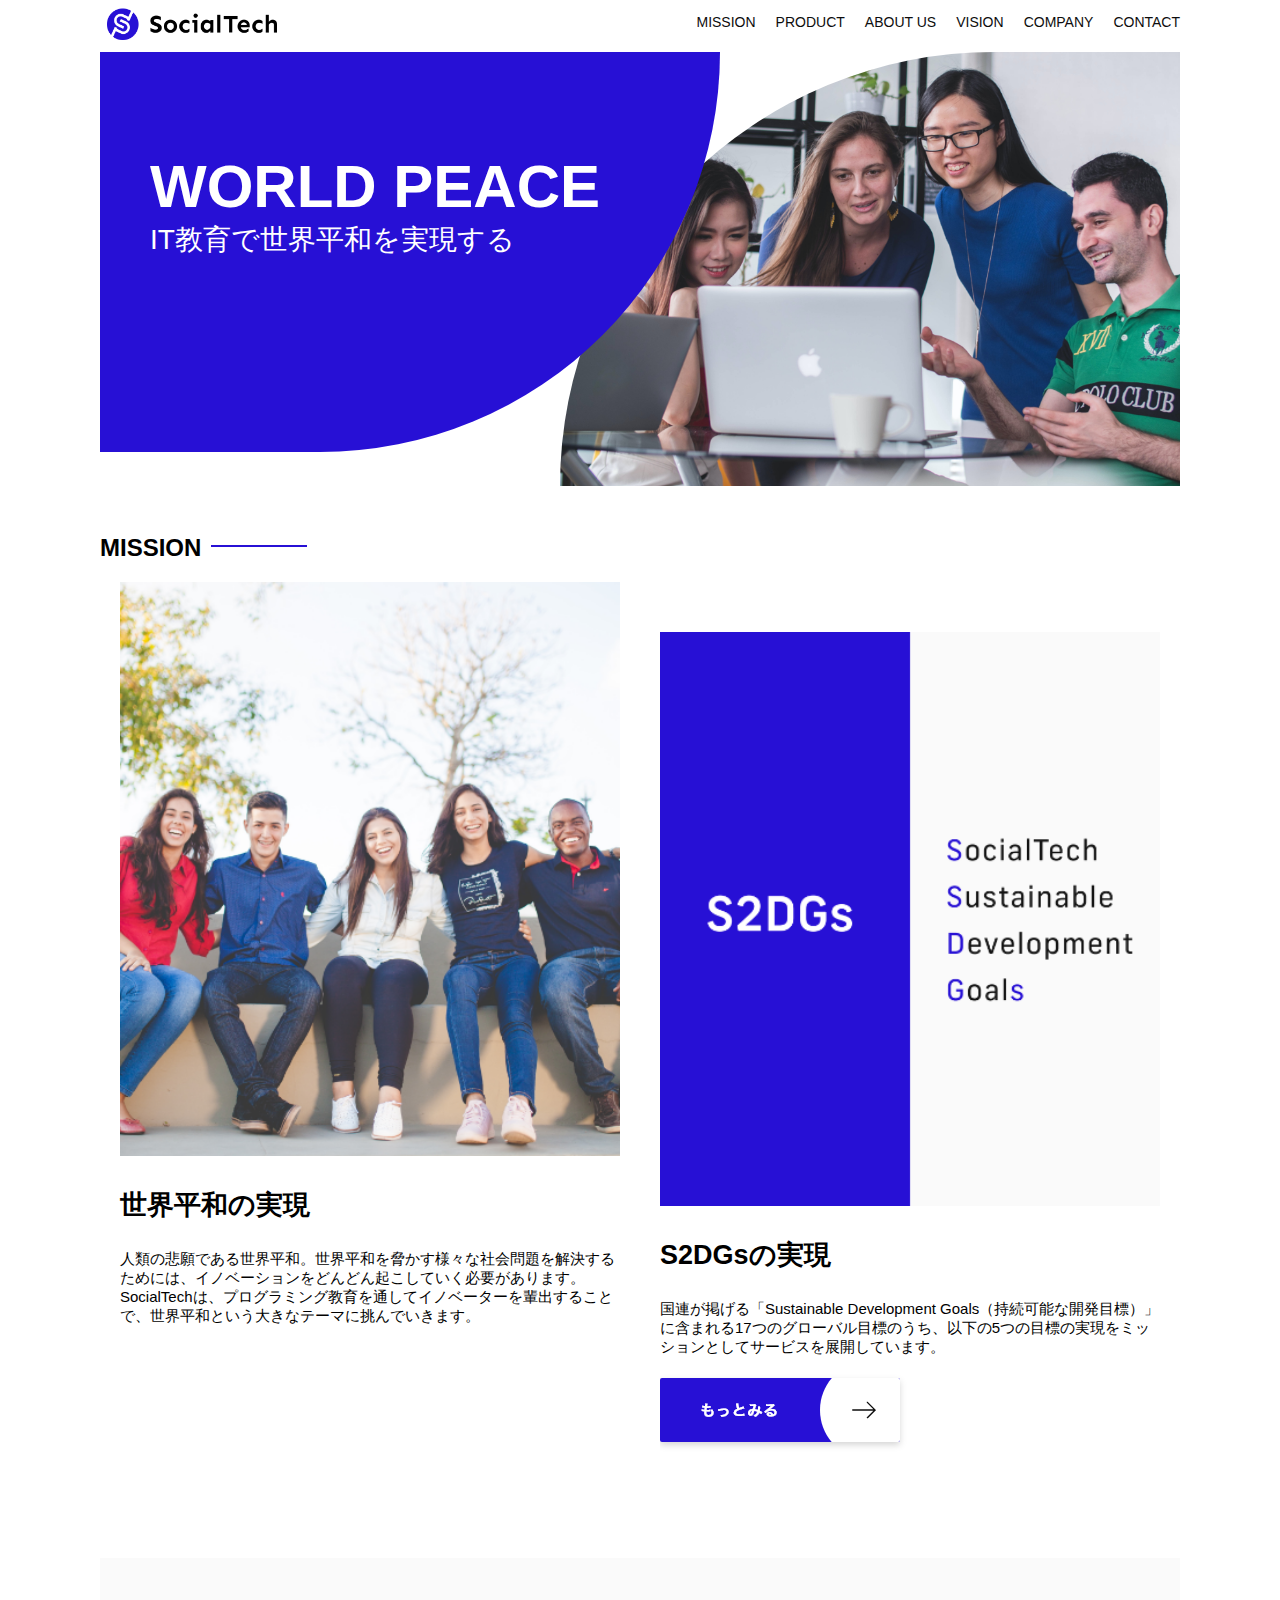
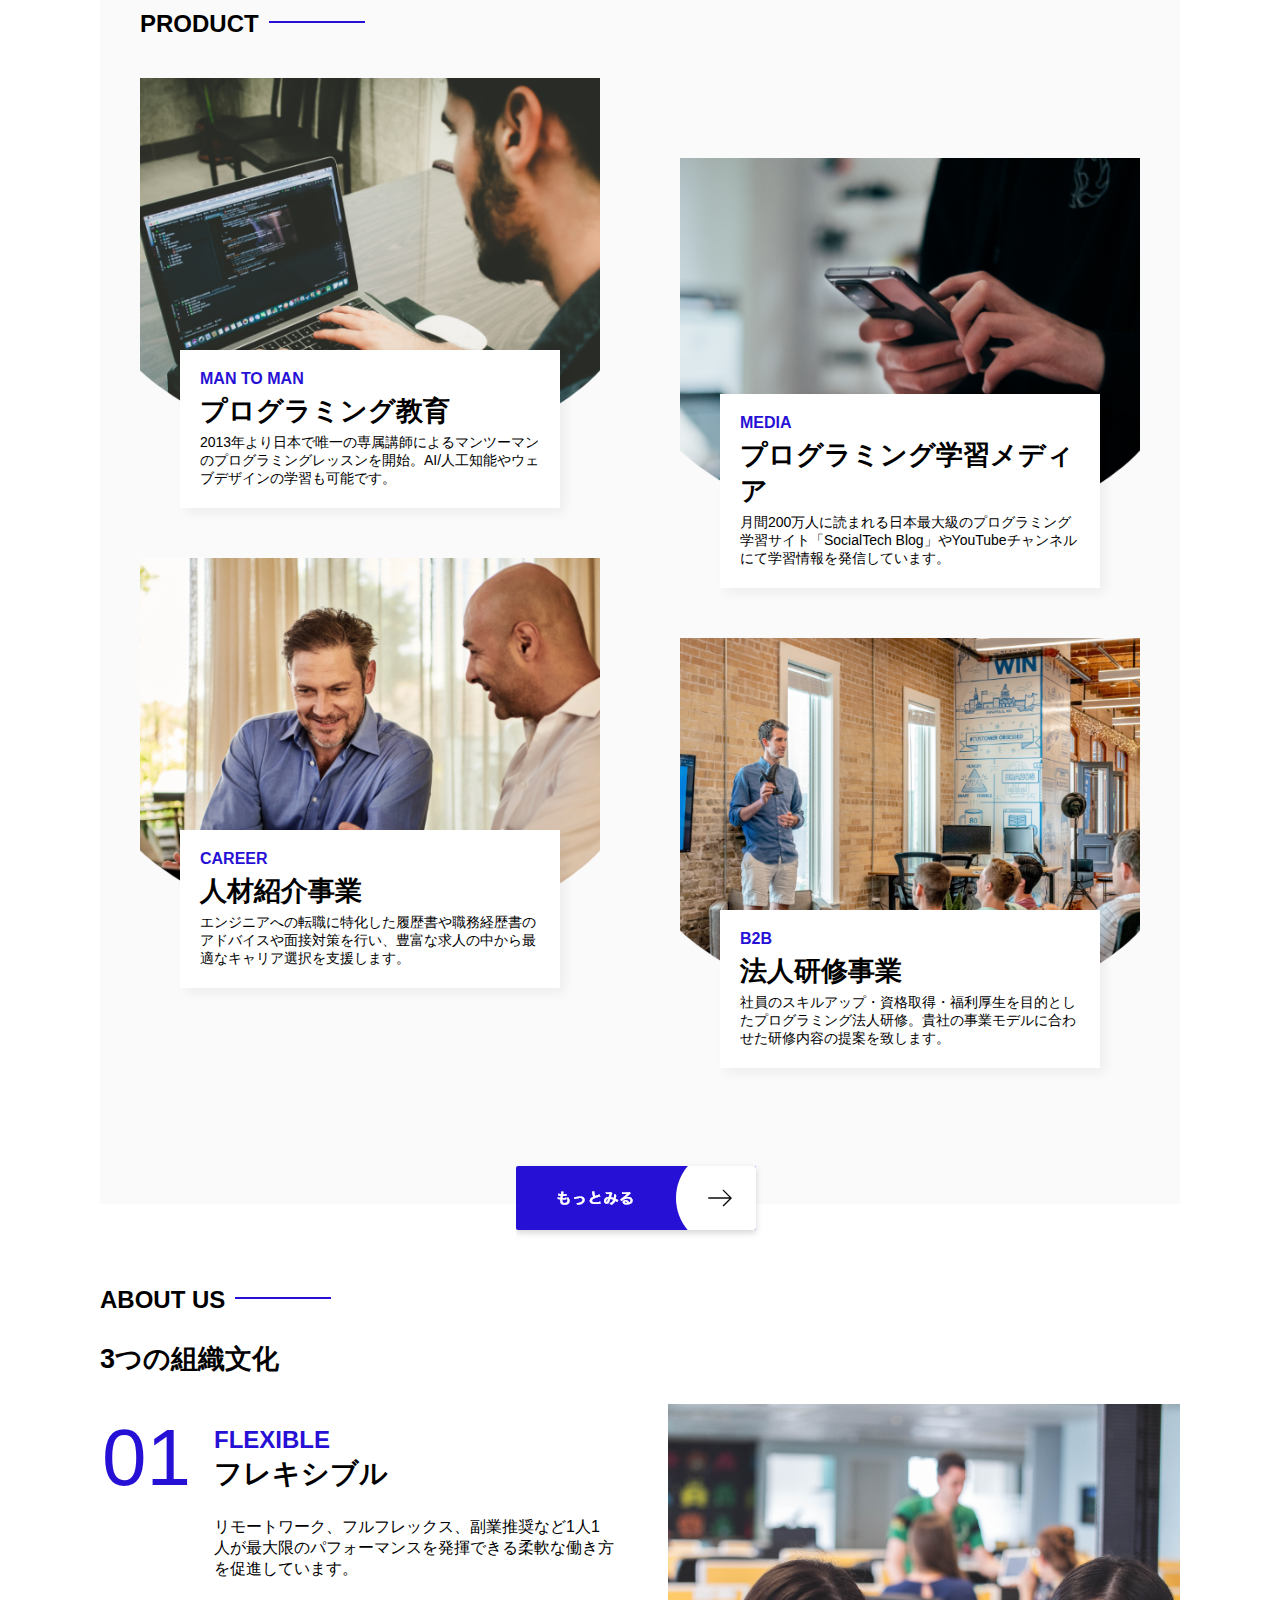
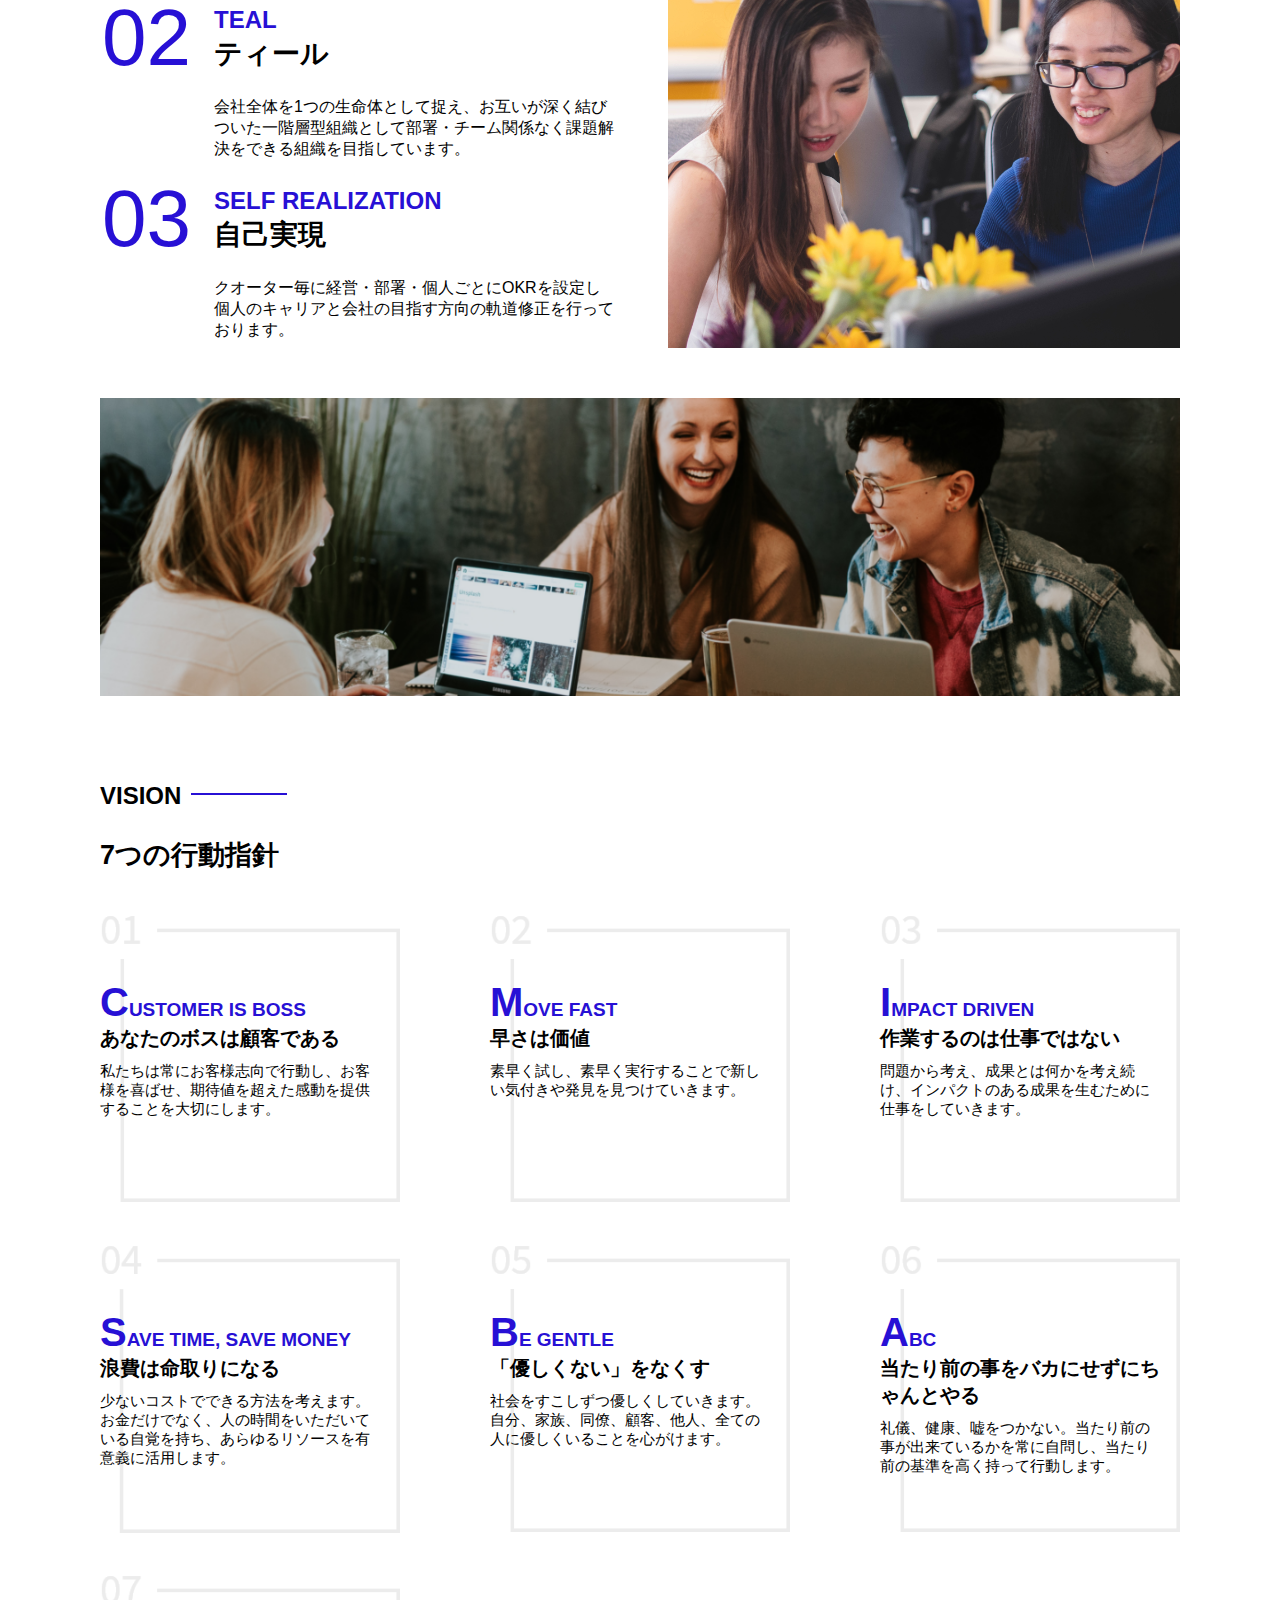
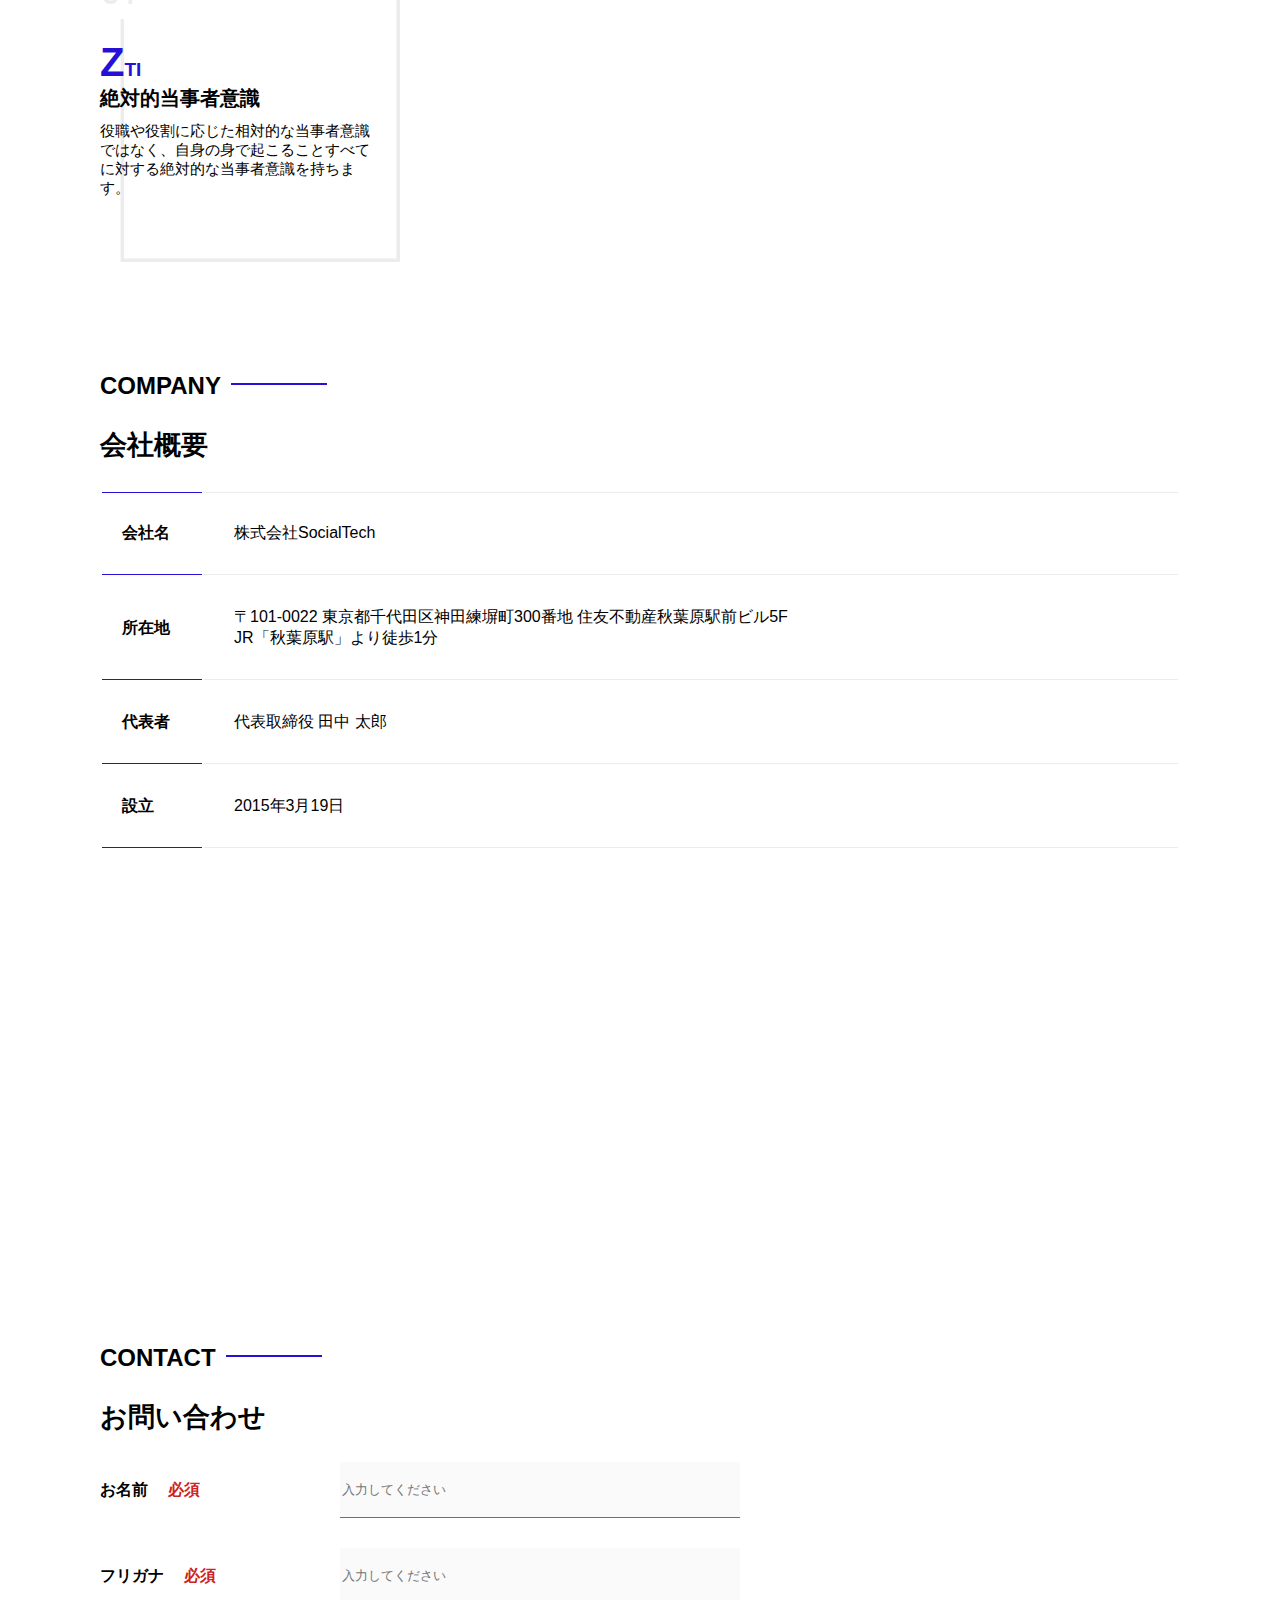
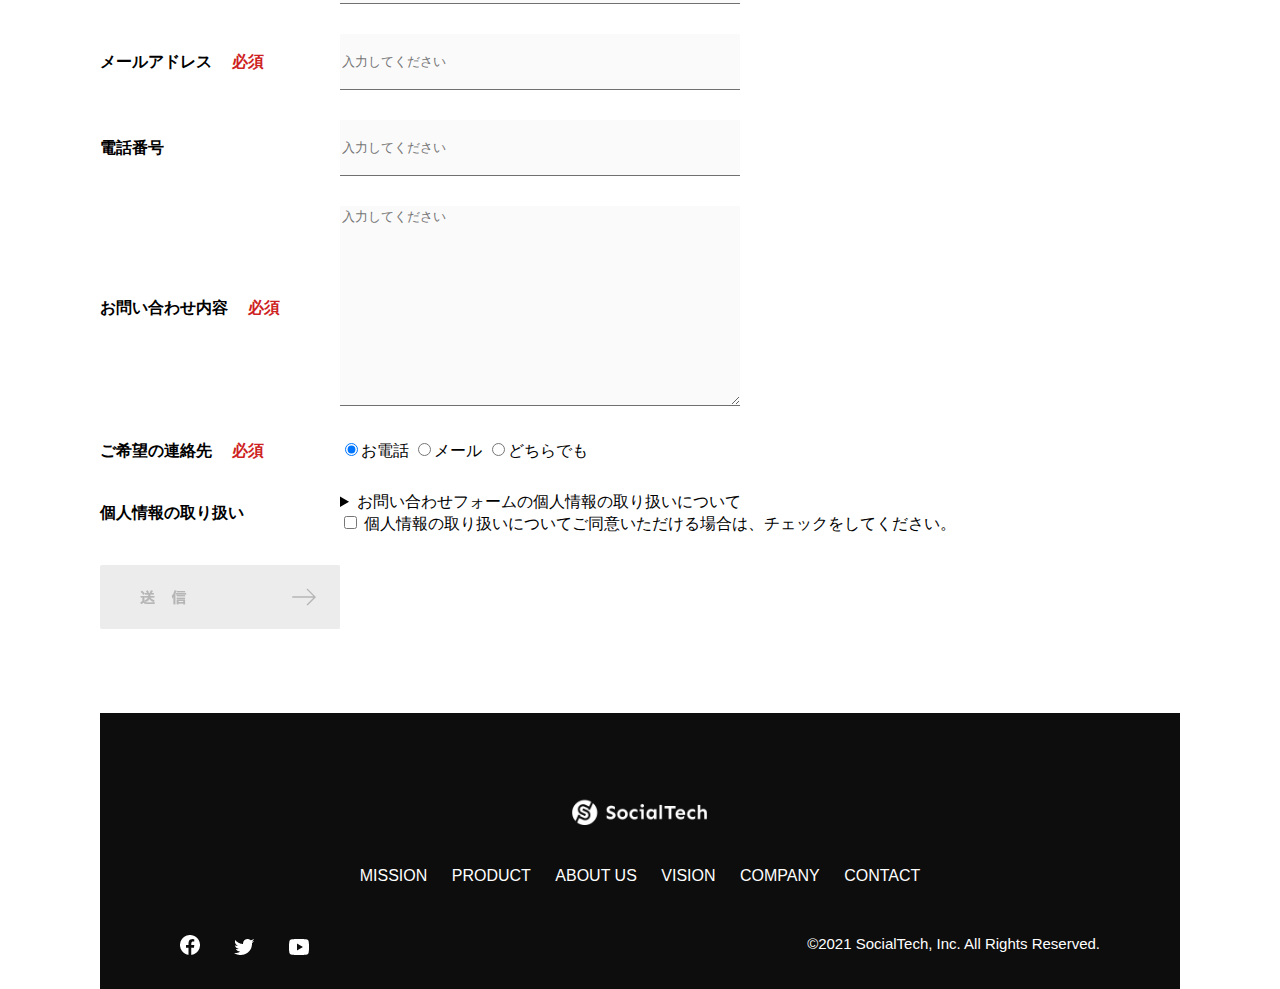
<file: index.html>
<!DOCTYPE html>
<html>
<head>
	<title>SocialTech</title>
<meta charset="UTF-8">
<meta name="description" content="SocialTechはEdTech業界のリーディングカンパニーを目指します。">
<meta name="viewport" content="width=device-width, initial-scale=1.0">
<link rel="stylesheet" href="./assets/style.css">

</head>

<body>
	
	<!-- ヘッダー -->
<header>
	<!-- ロゴ -->
	<a href="index.html" id="logo"> 
	<img src="./static/images/logo.png" alt="トップページに戻る">
	</a>
	
	<!-- PC用ナビゲーション -->
	<nav id="nav-pc">
		<ul>
			<li><a href="mission.html">MISSION</a></li>
			<li><a href="product.html">PRODUCT</a></li>
			<li><a href="index.html#aboutus">ABOUT US</a></li>
			<li><a href="index.html#vision">VISION</a></li>
			<li><a href="index.html#company">COMPANY</a></li>
			<li><a href="index.html#contact">CONTACT</a></li>
		</ul>
	</nav>
	<!-- スマホ用メニューボタン -->
	<button id="menu-sp" onclick="document.getElementById('nav-sp').style.display = 'block'">
		<img src="./static/images/button-menu.png" alt="ナビゲーションを開く">
	</button>
	<!-- スマホ用ナビゲーション -->
	<div id="nav-sp">
		<button id="close" onclick="document.getElementById('nav-sp').style.display = 'none'">
			<img src="./static/images/button-close.png" alt="ナビゲーションを閉じる">
		</button>
		
		<nav>
			<ul>
				<li>
					<a id="logo-sp" href="index.html" onclick="document.getElementById('nav-sp').style.display = 'none'"><img src="./static/images/logo-sp.png" alt="トップページに戻る"></a>
				</li>
				<li><a class="menu" href="mission.html" onclick="document.getElementById('nav-sp').style.display = 'none'">MISSION</a></li>
				<li><a class="menu" href="product.html" onclick="document.getElementById('nav-sp').style.display = 'none'">PRODUCT</a></li>
				<li><a class="menu" href="index.html#aboutus" onclick="document.getElementById('nav-sp').style.display = 'none'">ABOUT US</a></li>
				<li><a class="menu" href="index.html#vision" onclick="document.getElementById('nav-sp').style.display = 'none'">VISION</a></li>
				<li><a class="menu" href="index.html#company" onclick="document.getElementById('nav-sp').style.display = 'none'">COMPANY</a></li>
				<li><a class="menu" href="index.html#contact" onclick="document.getElementById('nav-sp').style.display = 'none'">CONTACT</a></li>
			</ul>
		</nav>
		<div id="sns">
			<a href="https://www.facebook.com/sejuku2013">
				<img src="./static/images/button-facebook.png" alt="Facebookのリンク">
			</a>
			<a href="https://twitter.com/samuraijuku">
				<img src="./static/images/button-twitter.png" alt="Twitterのリンク">
			</a>
			<a href="https://www.youtube.com/channel/UCCFOQO5aDK0xXam4cUQXT8g">
				<img src="./static/images/button-youtube.png" alt="YouTubeのリンク">
			</a>
		</div>
		</div>
</header>

<main>
	<article>
		<!-- メインビジュアル -->
		<section id="main-visual">
			<div id="main-message">
				<h1>WORLD PEACE</h1>
				<p>IT教育で世界平和を実現する</p>
			</div>
			<!-- 画像をダウンロードが必要 -->
			<img src="./static/images/index/index-main.png" alt="PCの周りに集まる多国籍の仲間たち">
		</section>
		<!-- ミッション -->
		<section id="mission">
			<h2 class="index-h2">MISSION</h2>
			<div id="mission-flex">
				<div>
					<img id="mission-photo" src="./static/images/index/index-mission.png" alt="屋外のベンチで写真を撮影する多国籍の仲間たち">
					<h3>世界平和の実現</h3>
					<p>
						人類の悲願である世界平和。世界平和を脅かす様々な社会問題を解決するためには、イノベーションをどんどん起こしていく必要があります。SocialTechは、プログラミング教育を通してイノベーターを輩出することで、世界平和という大きなテーマに挑んでいきます。
					</p>
				</div>
				<div>
					<img id="s2dgs" src="./static/images/index/s2dgs.png" alt="S2DGs">
					<h3>S2DGsの実現</h3>
					<p>
						国連が掲げる「Sustainable Development Goals（持続可能な開発目標）」に含まれる17つのグローバル目標のうち、以下の5つの目標の実現をミッションとしてサービスを展開しています。
					</p>
					<a href="mission.html">
						<img src="./static/images/button-more.png" alt="もっとみる">
					</a>
				</div>
			</div>
		</section>
		<!-- プロダクト -->
		<section id="product">
			<h2 class="index-h2">PRODUCT</h2>
			<div class="product-flex">
				<div id="product-left">
					<div>
						<img class="product-photo" src="./static/images/index/index-mantoman.png" alt="PCでコードを書く男性">
						<div class="product-explain">
							<span>MAN TO MAN</span>
							<h3>プログラミング教育</h3>
							<p>2013年より日本で唯一の専属講師によるマンツーマンのプログラミングレッスンを開始。AI/人工知能やウェブデザインの学習も可能です。</p>
						</div>
					</div>
					<div>
						<img class="product-photo" src="./static/images/index/index-career.png" alt="笑顔で話し合う2人の男性">
						<div class="product-explain">
							<span>CAREER</span>
							<h3>人材紹介事業</h3>
							<p>エンジニアへの転職に特化した履歴書や職務経歴書のアドバイスや面接対策を行い、豊富な求人の中から最適なキャリア選択を支援します。</p>
						</div>
					</div>
				</div>
				<div id="product-right">
					<div>
						<img class="product-photo" src="./static/images/index/index-media.png" alt="スマートフォンを操作する人">
						
						<div class="product-explain">
							<span>MEDIA</span>
							<h3>プログラミング学習メディア</h3>
							<p>月間200万人に読まれる日本最大級のプログラミング学習サイト「SocialTech Blog」やYouTubeチャンネルにて学習情報を発信しています。</p>
						</div>
					</div>
					<div>
						<img class="product-photo" src="./static/images/index/index-b2b.png" alt="講演中の男性とそれを聴く人々">
						<div class="product-explain">
							<span>B2B</span>
							<h3>法人研修事業</h3>
							<p>社員のスキルアップ・資格取得・福利厚生を目的としたプログラミング法人研修。貴社の事業モデルに合わせた研修内容の提案を致します。</p>
						</div>
					</div>
				</div>
			</div>
			<div id="product-more">
				<a href="product.html">
					<img src="./static/images/button-more.png" alt="もっとみる">
				</a>
			</div>
		</section>
		<!-- ABOUT US -->
		<section id="aboutus">
			<h2 class="index-h2">ABOUT US</h2>
			<h3>3つの組織文化</h3>
			<div>
				<table class="culture-table">
					<tr>
						<td class="culture-num">01</td>
							<th><span class="culture-en">FLEXIBLE</span><br>フレキシブル</th>
					</tr>
					<tr>
						<td>
							<!-- 空のセル -->
						</td>
						<td class="culture-description">リモートワーク、フルフレックス、副業推奨など1人1人が最大限のパフォーマンスを発揮できる柔軟な働き方を促進しています。</td>
					</tr>
					<tr>
						<td class="culture-num">02</td>
						<th><span class="culture-en">TEAL</span><br>ティール</th>
					</tr>
					<tr>
						<td>
							<!-- 空のセル -->
						</td>
						<td class="culture-description">会社全体を1つの生命体として捉え、お互いが深く結びついた一階層型組織として部署・チーム関係なく課題解決をできる組織を目指しています。</td>
					</tr>
					<tr>
						<td class="culture-num">03</td>
						<th><span class="culture-en">SELF REALIZATION</span><br>自己実現</th>
					</tr>
					<tr>
						<td>
							<!-- 空のセル -->
						</td>
						<td class="culture-description">クオーター毎に経営・部署・個人ごとにOKRを設定し個人のキャリアと会社の目指す方向の軌道修正を行っております。</td>
					</tr>
				</table>
				<img class="culture-img" src="./static/images/index/index-aboutus1.png" alt="笑顔で話し合う2人の女性">
			</div>
			<img class="culture-img2" src="./static/images/index/index-aboutus2.png" alt="笑顔で話し合う3人の男女">
		</section>
		<!-- VISION -->
		<section id="vision">
			<h2 class="index-h2">VISION</h2>
			<h3>7つの行動指針</h3>
			<div>
				<div class="vision-box">
					<img src="./static/images/index/vision-01.png" alt="01">
					<div>
						<h4>CUSTOMER IS BOSS</h4>
						<h5>あなたのボスは顧客である</h5>
						<p>私たちは常にお客様志向で行動し、お客様を喜ばせ、期待値を超えた感動を提供することを大切にします。</p>
					</div>
				</div>
				<div class="vision-box">
					<img src="./static/images/index/vision-02.png" alt="02">
					<div>
						<h4>MOVE FAST</h4>
						<h5>早さは価値</h5>
						<p>素早く試し、素早く実行することで新しい気付きや発見を見つけていきます。</p>
					</div>
				</div>
				<div class="vision-box">
					<img src="./static/images/index/vision-03.png" alt="03">
					<div>
						<h4>IMPACT DRIVEN</h4>
						<h5>作業するのは仕事ではない</h5>
						<p>問題から考え、成果とは何かを考え続け、インパクトのある成果を生むために仕事をしていきます。</p>
					</div>
				</div>
				<div class="vision-box">
					<img src="./static/images/index/vision-04.png" alt="04">
					<div>
						<h4>SAVE TIME, SAVE MONEY</h4>
						<h5>浪費は命取りになる</h5>
						<p>少ないコストでできる方法を考えます。お金だけでなく、人の時間をいただいている自覚を持ち、あらゆるリソースを有意義に活用します。</p>
					</div>
				</div>
				<div class="vision-box">
					<img src="./static/images/index/vision-05.png" alt="05">
					<div>
						<h4>BE GENTLE</h4>
						<h5>「優しくない」をなくす</h5>
						<p>社会をすこしずつ優しくしていきます。自分、家族、同僚、顧客、他人、全ての人に優しくいることを心がけます。</p>
					</div>
				</div>
				<div class="vision-box">
					<img src="./static/images/index/vision-06.png" alt="06">
					<div>
						<h4>ABC</h4>
						<h5>当たり前の事をバカにせずにちゃんとやる</h5>
						<p>礼儀、健康、嘘をつかない。当たり前の事が出来ているかを常に自問し、当たり前の基準を高く持って行動します。</p>
					</div>
				</div>
				<div class="vision-box">
					<img src="./static/images/index/vision-07.png" alt="07">
					<div>
						<h4>ZTI</h4>
						<h5>絶対的当事者意識</h5>
						<p>役職や役割に応じた相対的な当事者意識ではなく、自身の身で起こることすべてに対する絶対的な当事者意識を持ちます。</p>
					</div>
				</div>
			</div>
		</section>
		<!-- COMPANY -->
		<section id="company">
			<h2 class="index-h2">COMPANY</h2>
			<h3>会社概要</h3>
			<table id="company-table">
				<tr>
					<th class="tableheader tableheader-first">会社名</th>
					<td class="cell cell-first">株式会社SocialTech</td>
				</tr>
				<tr>
					<th class="tableheader">所在地</th>
					<td class="cell">〒101-0022 東京都千代田区神田練塀町300番地 住友不動産秋葉原駅前ビル5F<br>JR「秋葉原駅」より徒歩1分</td>
				</tr>
				<tr>
					<th class="tableheader">代表者</th>
					<td class="cell">代表取締役 田中 太郎</td>
				</tr>
				<tr>
					<th class="tableheader">設立</th>
					<td class="cell">2015年3月19日</td>
				</tr>
			</table>
			<iframe
			src="https://www.google.com/maps/embed?pb=!1m18!1m12!1m3!1d3240.0688551336807!2d139.7720776771055!3d35.69992317258124!2m3!1f0!2f0!3f0!3m2!1i1024!2i768!4f13.1!3m3!1m2!1s0x60188fee13660e23%3A0x77137876edf742ac!2z5L2P5Y-L5LiN5YuV55Sj56eL6JGJ5Y6f6aeF5YmN44OT44Or!5e0!3m2!1sja!2sjp!4v1704858013291!5m2!1sja!2sjp" 
 style="border: 0" allowfullscreen="" loading="lazy">
			</iframe>
		</section>
		
		<!-- お問い合わせフォーム -->
		<section id="contact">
			<h2 class="index-h2">CONTACT</h2>
			<h3>お問い合わせ</h3>
			<form>
				<div>
					<div class="contact-heading">
						<label class="contact-label">お名前<span class="contact-span">必須</span></label>
					</div>
					<div>
						<input type="text" name="name" placeholder="入力してください" class="contact-textbox">
					</div>
				</div>
				<div>
					<div class="contact-heading">
						<label class="contact-label">フリガナ<span class="contact-span">必須</span></label>
					</div>
					<div>
						<input type="text" name="hurigana" placeholder="入力してください" class="contact-textbox">
					</div>
				</div>
				<div>
					<div class="contact-heading">
						<label class="contact-label">メールアドレス<span class="contact-span">必須</span></label>
					</div>
					<div>
						<input type="text" name="email" placeholder="入力してください" class="contact-textbox">
					</div>
				</div>
				<div>
					<div class="contact-heading">
						<label class="contact-label">電話番号</label>
					</div>
					<div>
						<input type="text" name="tel" placeholder="入力してください" class="contact-textbox">
					</div>
				</div>
				<div>
					<div class="contact-heading">
						<label class="contact-label">お問い合わせ内容<span class="contact-span">必須</span></label>
					</div>
					<div>
						<textarea class="contact-textarea" placeholder="入力してください" name="message"></textarea>
					</div>
				</div>
				<div>
					<div class="contact-heading">
						<label class="contact-label">ご希望の連絡先<span class="contact-span">必須</span></label>
					</div>
				<div>
					<input class="radiobutton" type="radio" value="tel" name="contact" checked><label>お電話</label>
					<input class="radiobutton" type="radio" value="mail" name="contact"><label>メール</label>
					<input class="radiobutton" type="radio" value="both" name="contact"><label>どちらでも</label>
				</div>
				</div>
				<div>
					<div class="contact-heading">
						<label class="contact-label">個人情報の取り扱い</label>
					</div>
					<div>
						<details>
							<summary>お問い合わせフォームの個人情報の取り扱いについて</summary>
							<div>
								<dl>
									<dt>1.組織の名称又は氏名</dt>
									<dd>株式会社SocialTech</dd>
									<dt>2.個人情報保護管理者（若しくはその代理人）の氏名又は職名、所属及び連絡先</dt>
									<dd>
										<p>鈴木 一郎 コーポレート部</p>
										<p>メールアドレス：samurai@example.com</p>
										<p>TEL : 03-1234-5678</p>
									</dd>
									<dt>3.個人情報の利用目的</dt>
									<dd>
										<ul>
											<li>・本サービス及び本サービスに関連する情報の提供又はそれらに関する連絡のため</li>
											<li>・ユーザーの本人確認のため</li>
											<li>・当社サービスのご案内のため</li>
											<li>・当社の商品等の広告または宣伝（電子メールによるものを含むものとします。）</li>
										</ul>
									</dd>
									<dt>4.個人情報の取り扱い業務の委託</dt>
									<dd>個人情報の取扱業務の全部または一部を外部に業務委託する場合があります。その際、弊社は、個人情報を適切に保護できる管理体制を敷き実行していることを条件として委託先を厳選したうえで、機密保持契約を委託先と締結し、お客様の個人情報を厳密に管理させます。</dd>
									<dt>5.個人情報の開示等の請求</dt>
									<dd>
										お客様は、弊社に対してご自身の個人情報の開示等（利用目的の通知、開示、内容の訂正・追加・削除、利用の停止または消去、第三者への提供の停止）に関して、当社問合わせ窓口に申し出ることができます。<br>
										その際、弊社はお客様ご本人を確認させていただいたうえで、合理的な期間内に対応いたします。<br>
										なお、個人情報に関する弊社問合わせ先は、次の通りです。
									</dd>
									<dd>
										<p>株式会社SocialTech 個人情報問合せ窓口</p>
										<p>〒150-0043 東京都千代田区神田練塀町300番地 住友不動産秋葉原駅前ビル5F</p>
										<p>メールアドレス：samurai@example.com TEL：03-1234-5678</p>
									</dd>
									
									<dt>6.個人情報を提供されることの任意性について</dt>
									<dd>お客様がご自身の個人情報を弊社に提供されるか否かは、お客様のご判断によりますが、もしご提供されない場合には、適切なサービスが提供できない場合がありますので予めご了承ください。</dd>
								</dl>
							</div>
						</details>
						<input type="checkbox" name="agree">
						<span>個人情報の取り扱いについてご同意いただける場合は、チェックをしてください。</span>
					</div>
				</div>
				<input type="image" src="./static/images/button-submit.png" alt="送信する">
			</form>
		</section>
	</article>
</main>

<footer>
	<div id="footer-logo">
		<img src="./static/images/logo-sp.png" alt="SocialTech">
	</div>
	<div id="footer-link">
		<a href="mission.html">MISSION</a>
		<a href="product.html">PRODUCT</a>
		<a href="index.html#aboutus">ABOUT US</a>
		<a href="index.html#vision">VISION</a>
		<a href="index.html#company">COMPANY</a>
		<a href="index.html#contact">CONTACT</a>
	</div>
	<div id="sns-footer">
		<div class="sns-btns">
			<a href="https://www.facebook.com/sejuku2013"><img src="./static/images/button-facebook.png" alt="Facebookのリンク"></a>
			<a href="https://twitter.com/samuraijuku"><img src="./static/images/button-twitter.png" alt="Twitterのリンク"></a>
			<a href="https://www.youtube.com/channel/UCCFOQO5aDK0xXam4cUQXT8g"><img src="./static/images/button-youtube.png" alt="YouTubeのリンク"></a>
		</div>
		<p id="copyright">&copy;2021 SocialTech, Inc. All Rights Reserved.</p>
	</div>
</footer>
</body>
</html>
</file>
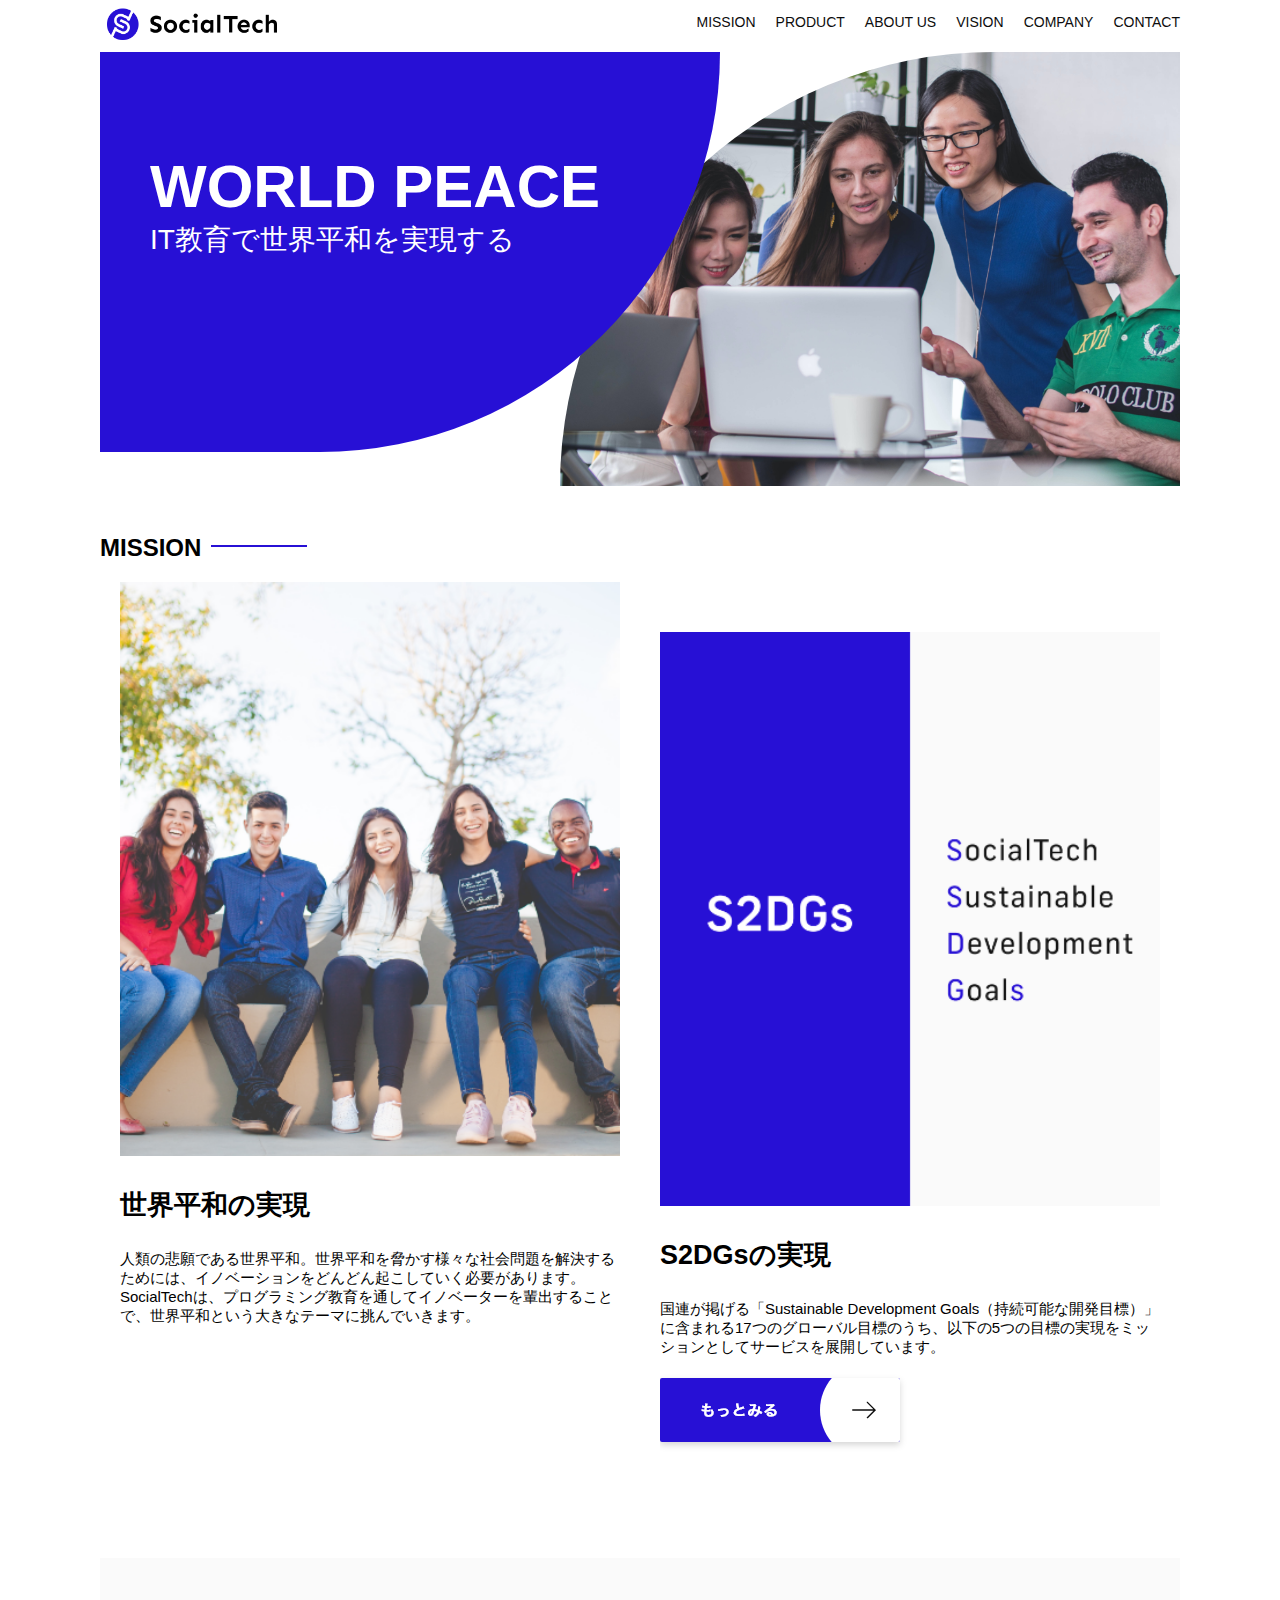
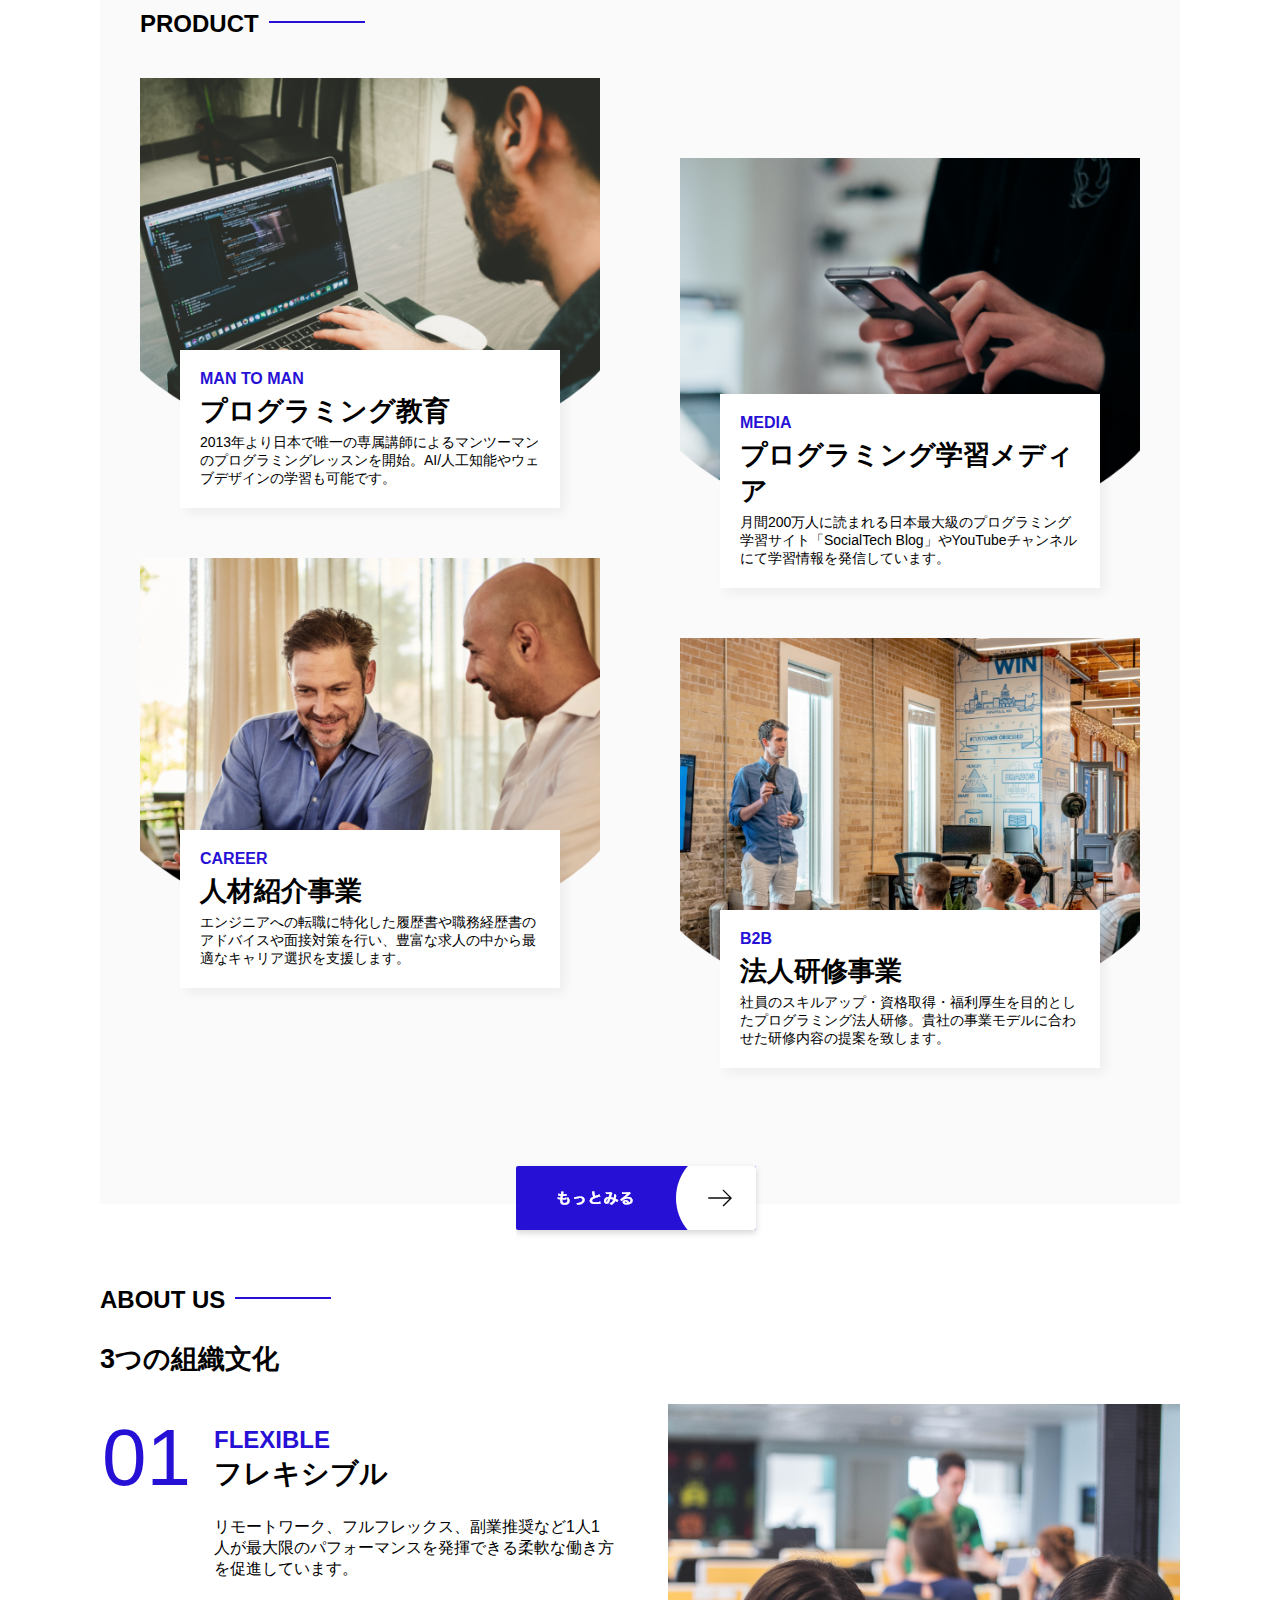
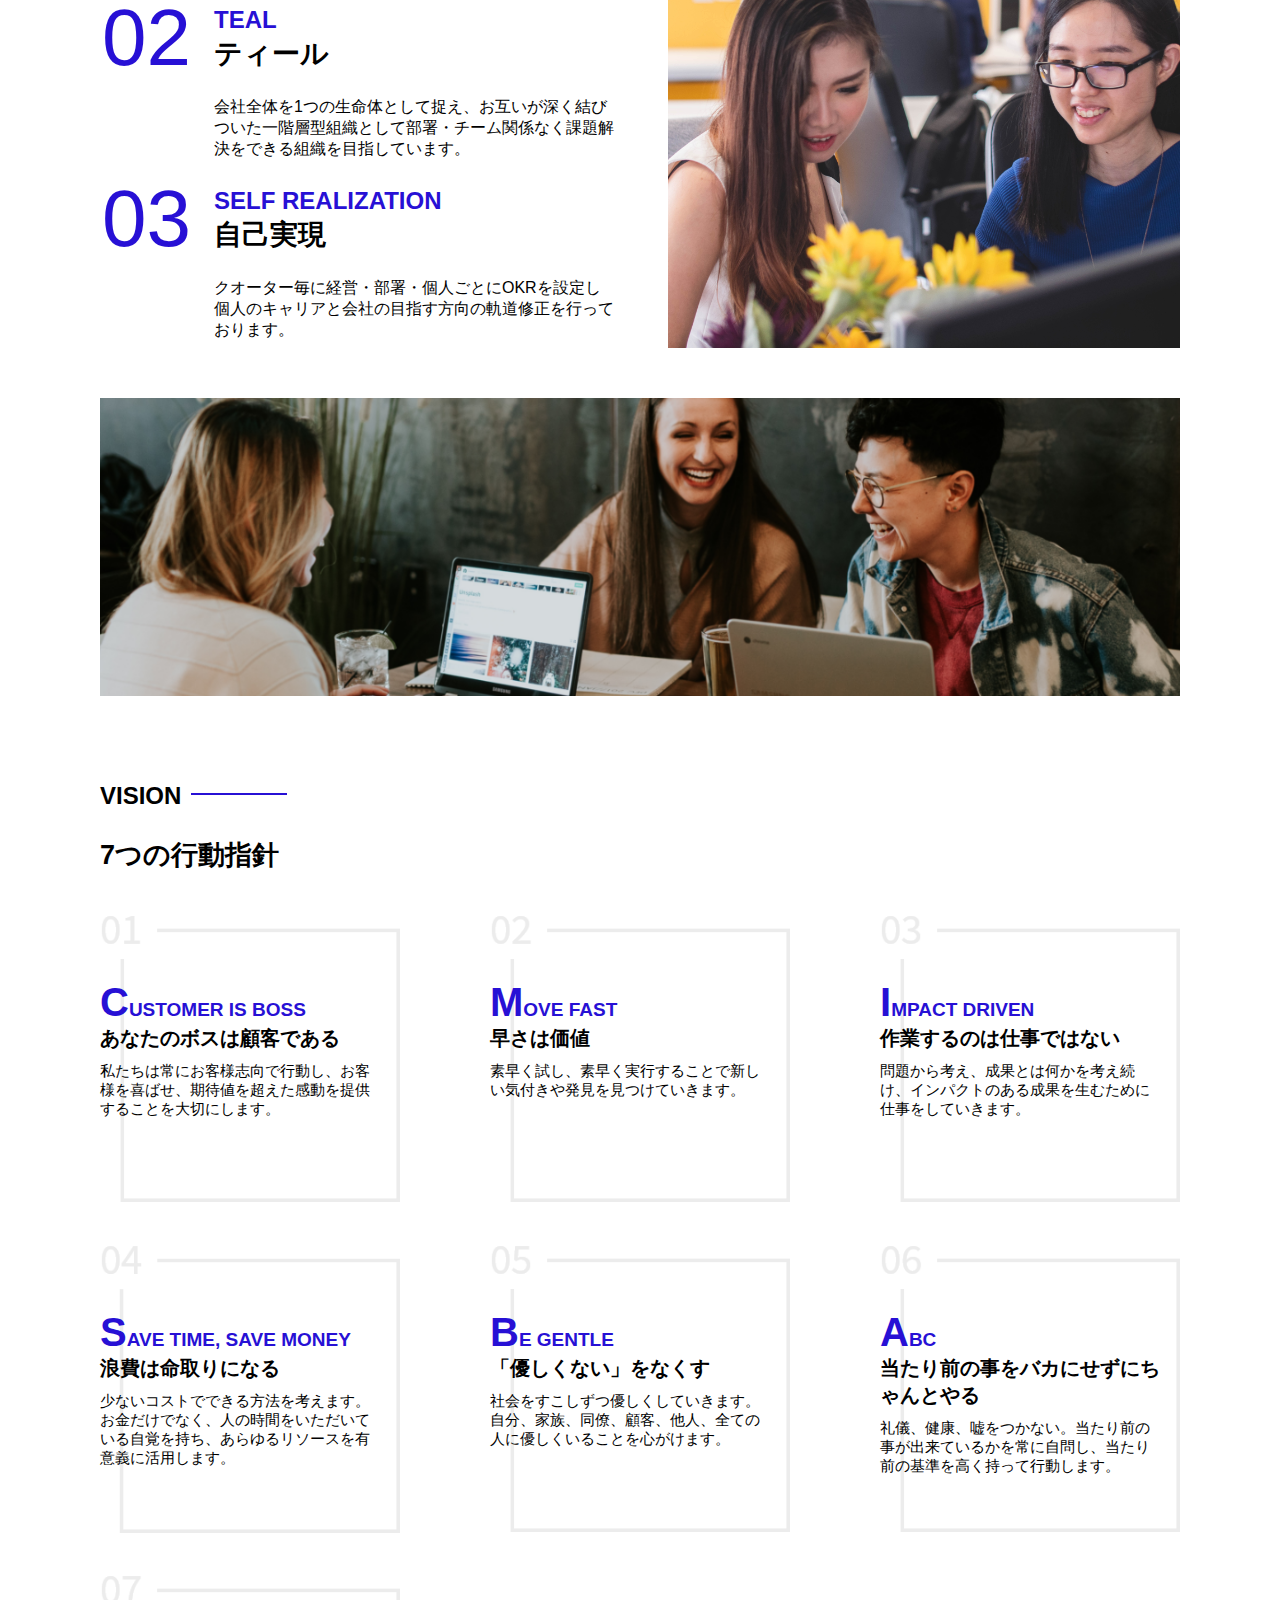
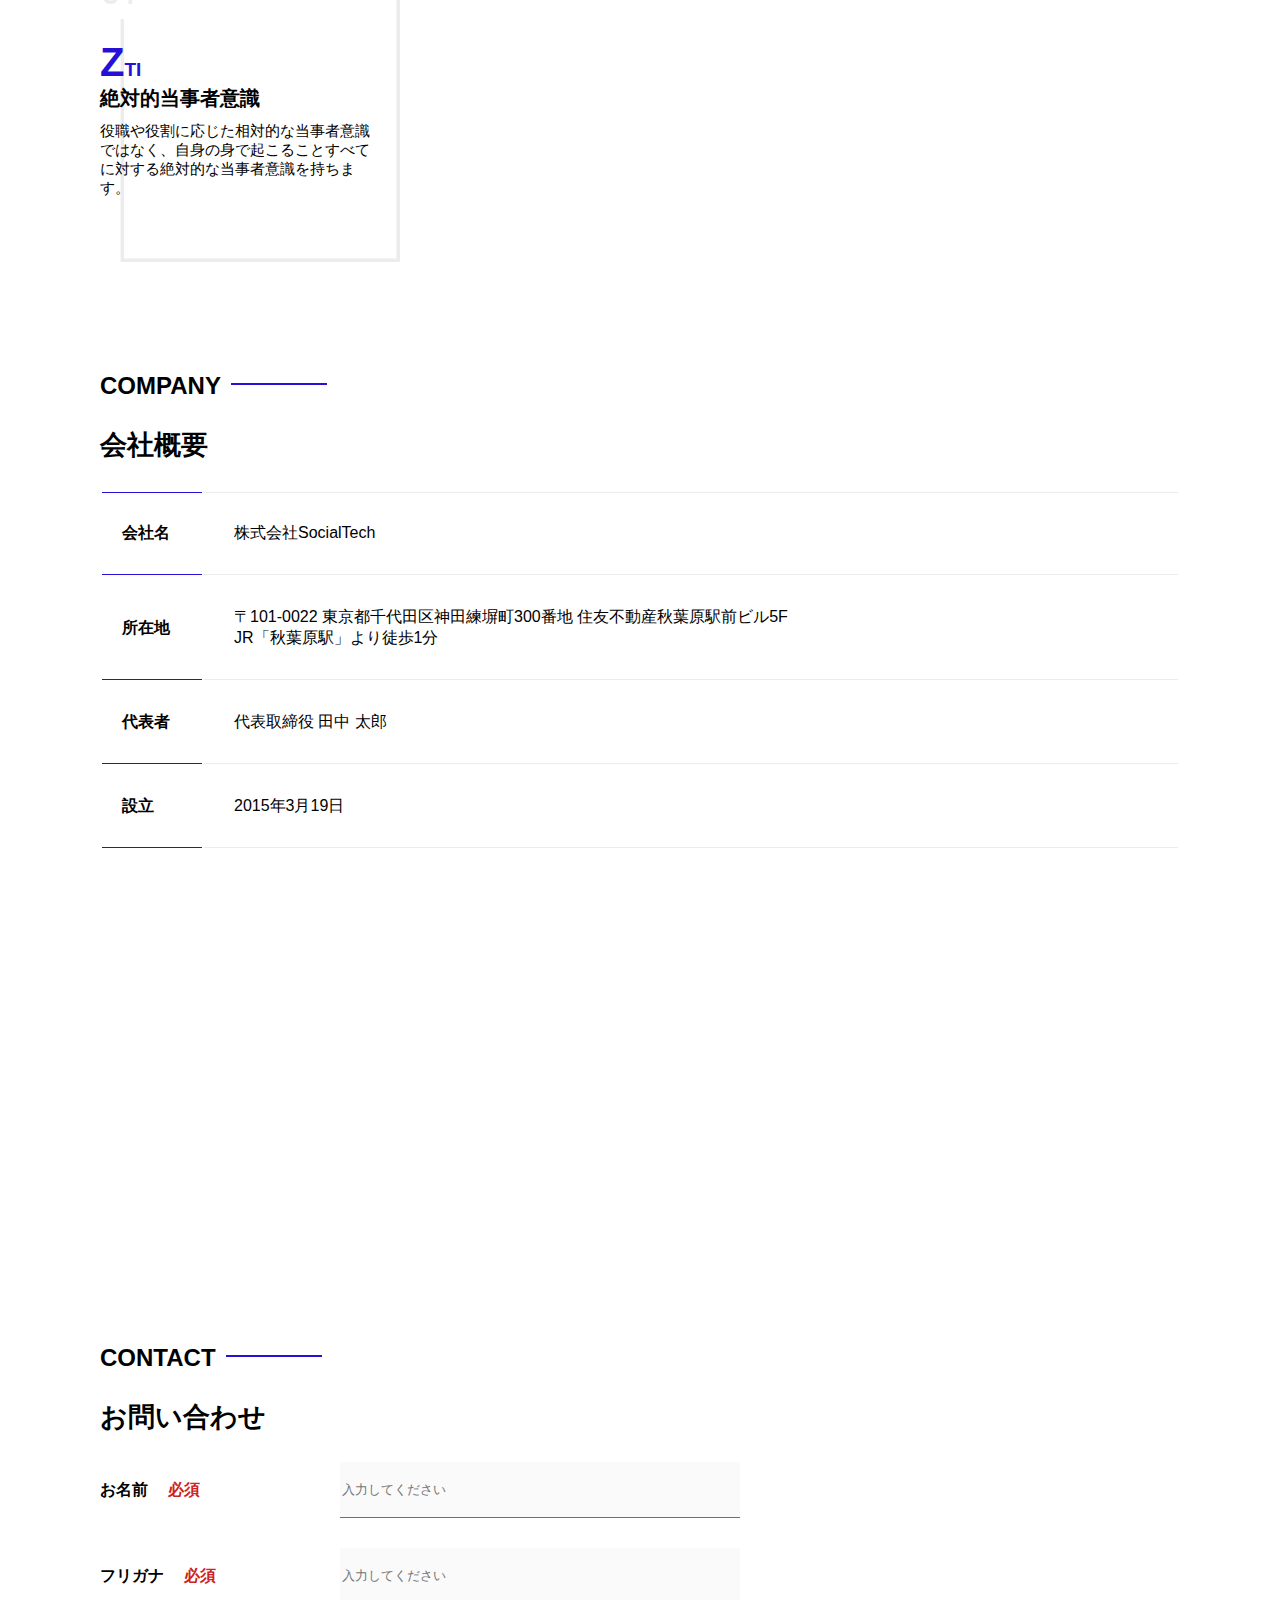
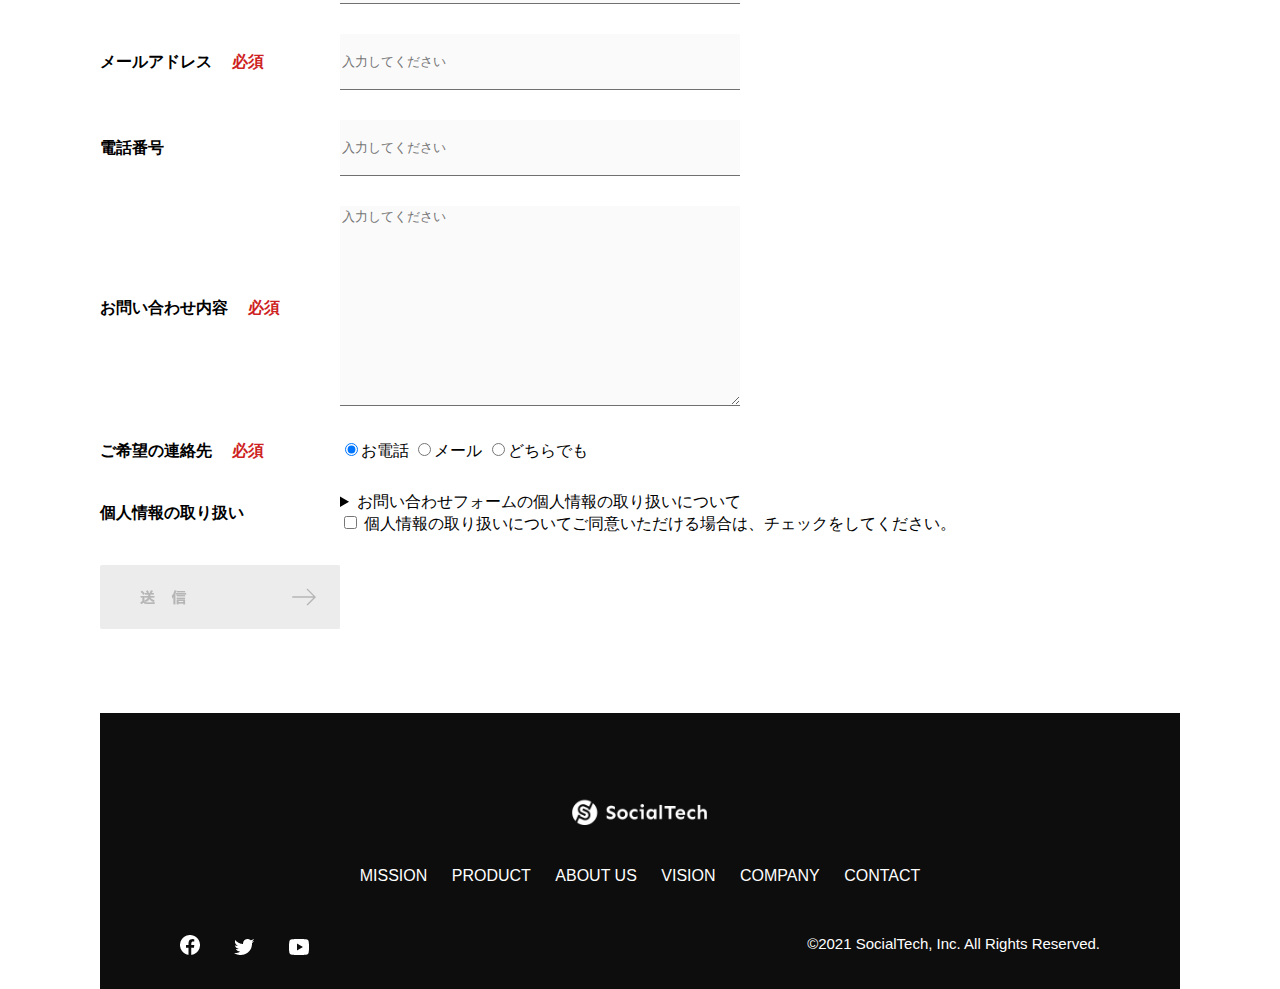
<file: src/socialtech/pages/index.html>
<!DOCTYPE html>
<html>
<head>
	<title>SocialTech</title>
<meta charset="UTF-8">
<meta name="description" content="SocialTechはEdTech業界のリーディングカンパニーを目指します。">
<meta name="viewport" content="width=device-width, initial-scale=1.0">
<link rel="stylesheet" href="../assets/style.css">

</head>

<body>
	
	<!-- ヘッダー -->
<header>
	<!-- ロゴ -->
	<a href="index.html" id="logo"> 
	<img src="../static/images/logo.png" alt="トップページに戻る">
	</a>
	
	<!-- PC用ナビゲーション -->
	<nav id="nav-pc">
		<ul>
			<li><a href="mission.html">MISSION</a></li>
			<li><a href="product.html">PRODUCT</a></li>
			<li><a href="index.html#aboutus">ABOUT US</a></li>
			<li><a href="index.html#vision">VISION</a></li>
			<li><a href="index.html#company">COMPANY</a></li>
			<li><a href="index.html#contact">CONTACT</a></li>
		</ul>
	</nav>
	<!-- スマホ用メニューボタン -->
	<button id="menu-sp" onclick="document.getElementById('nav-sp').style.display = 'block'">
		<img src="../static/images/button-menu.png" alt="ナビゲーションを開く">
	</button>
	<!-- スマホ用ナビゲーション -->
	<div id="nav-sp">
		<button id="close" onclick="document.getElementById('nav-sp').style.display = 'none'">
			<img src="../static/images/button-close.png" alt="ナビゲーションを閉じる">
		</button>
		
		<nav>
			<ul>
				<li>
					<a id="logo-sp" href="index.html" onclick="document.getElementById('nav-sp').style.display = 'none'"><img src="../static/images/logo-sp.png" alt="トップページに戻る"></a>
				</li>
				<li><a class="menu" href="mission.html" onclick="document.getElementById('nav-sp').style.display = 'none'">MISSION</a></li>
				<li><a class="menu" href="product.html" onclick="document.getElementById('nav-sp').style.display = 'none'">PRODUCT</a></li>
				<li><a class="menu" href="index.html#aboutus" onclick="document.getElementById('nav-sp').style.display = 'none'">ABOUT US</a></li>
				<li><a class="menu" href="index.html#vision" onclick="document.getElementById('nav-sp').style.display = 'none'">VISION</a></li>
				<li><a class="menu" href="index.html#company" onclick="document.getElementById('nav-sp').style.display = 'none'">COMPANY</a></li>
				<li><a class="menu" href="index.html#contact" onclick="document.getElementById('nav-sp').style.display = 'none'">CONTACT</a></li>
			</ul>
		</nav>
		<div id="sns">
			<a href="https://www.facebook.com/sejuku2013">
				<img src="../static/images/button-facebook.png" alt="Facebookのリンク">
			</a>
			<a href="https://twitter.com/samuraijuku">
				<img src="../static/images/button-twitter.png" alt="Twitterのリンク">
			</a>
			<a href="https://www.youtube.com/channel/UCCFOQO5aDK0xXam4cUQXT8g">
				<img src="../static/images/button-youtube.png" alt="YouTubeのリンク">
			</a>
		</div>
		</div>
</header>

<main>
	<article>
		<!-- メインビジュアル -->
		<section id="main-visual">
			<div id="main-message">
				<h1>WORLD PEACE</h1>
				<p>IT教育で世界平和を実現する</p>
			</div>
			<!-- 画像をダウンロードが必要 -->
			<img src="../static/images/index/index-main.png" alt="PCの周りに集まる多国籍の仲間たち">
		</section>
		<!-- ミッション -->
		<section id="mission">
			<h2 class="index-h2">MISSION</h2>
			<div id="mission-flex">
				<div>
					<img id="mission-photo" src="../static/images/index/index-mission.png" alt="屋外のベンチで写真を撮影する多国籍の仲間たち">
					<h3>世界平和の実現</h3>
					<p>
						人類の悲願である世界平和。世界平和を脅かす様々な社会問題を解決するためには、イノベーションをどんどん起こしていく必要があります。SocialTechは、プログラミング教育を通してイノベーターを輩出することで、世界平和という大きなテーマに挑んでいきます。
					</p>
				</div>
				<div>
					<img id="s2dgs" src="../static/images/index/s2dgs.png" alt="S2DGs">
					<h3>S2DGsの実現</h3>
					<p>
						国連が掲げる「Sustainable Development Goals（持続可能な開発目標）」に含まれる17つのグローバル目標のうち、以下の5つの目標の実現をミッションとしてサービスを展開しています。
					</p>
					<a href="mission.html">
						<img src="../static/images/button-more.png" alt="もっとみる">
					</a>
				</div>
			</div>
		</section>
		<!-- プロダクト -->
		<section id="product">
			<h2 class="index-h2">PRODUCT</h2>
			<div class="product-flex">
				<div id="product-left">
					<div>
						<img class="product-photo" src="../static/images/index/index-mantoman.png" alt="PCでコードを書く男性">
						<div class="product-explain">
							<span>MAN TO MAN</span>
							<h3>プログラミング教育</h3>
							<p>2013年より日本で唯一の専属講師によるマンツーマンのプログラミングレッスンを開始。AI/人工知能やウェブデザインの学習も可能です。</p>
						</div>
					</div>
					<div>
						<img class="product-photo" src="../static/images/index/index-career.png" alt="笑顔で話し合う2人の男性">
						<div class="product-explain">
							<span>CAREER</span>
							<h3>人材紹介事業</h3>
							<p>エンジニアへの転職に特化した履歴書や職務経歴書のアドバイスや面接対策を行い、豊富な求人の中から最適なキャリア選択を支援します。</p>
						</div>
					</div>
				</div>
				<div id="product-right">
					<div>
						<img class="product-photo" src="../static/images/index/index-media.png" alt="スマートフォンを操作する人">
						
						<div class="product-explain">
							<span>MEDIA</span>
							<h3>プログラミング学習メディア</h3>
							<p>月間200万人に読まれる日本最大級のプログラミング学習サイト「SocialTech Blog」やYouTubeチャンネルにて学習情報を発信しています。</p>
						</div>
					</div>
					<div>
						<img class="product-photo" src="../static/images/index/index-b2b.png" alt="講演中の男性とそれを聴く人々">
						<div class="product-explain">
							<span>B2B</span>
							<h3>法人研修事業</h3>
							<p>社員のスキルアップ・資格取得・福利厚生を目的としたプログラミング法人研修。貴社の事業モデルに合わせた研修内容の提案を致します。</p>
						</div>
					</div>
				</div>
			</div>
			<div id="product-more">
				<a href="product.html">
					<img src="../static/images/button-more.png" alt="もっとみる">
				</a>
			</div>
		</section>
		<!-- ABOUT US -->
		<section id="aboutus">
			<h2 class="index-h2">ABOUT US</h2>
			<h3>3つの組織文化</h3>
			<div>
				<table class="culture-table">
					<tr>
						<td class="culture-num">01</td>
							<th><span class="culture-en">FLEXIBLE</span><br>フレキシブル</th>
					</tr>
					<tr>
						<td>
							<!-- 空のセル -->
						</td>
						<td class="culture-description">リモートワーク、フルフレックス、副業推奨など1人1人が最大限のパフォーマンスを発揮できる柔軟な働き方を促進しています。</td>
					</tr>
					<tr>
						<td class="culture-num">02</td>
						<th><span class="culture-en">TEAL</span><br>ティール</th>
					</tr>
					<tr>
						<td>
							<!-- 空のセル -->
						</td>
						<td class="culture-description">会社全体を1つの生命体として捉え、お互いが深く結びついた一階層型組織として部署・チーム関係なく課題解決をできる組織を目指しています。</td>
					</tr>
					<tr>
						<td class="culture-num">03</td>
						<th><span class="culture-en">SELF REALIZATION</span><br>自己実現</th>
					</tr>
					<tr>
						<td>
							<!-- 空のセル -->
						</td>
						<td class="culture-description">クオーター毎に経営・部署・個人ごとにOKRを設定し個人のキャリアと会社の目指す方向の軌道修正を行っております。</td>
					</tr>
				</table>
				<img class="culture-img" src="../static/images/index/index-aboutus1.png" alt="笑顔で話し合う2人の女性">
			</div>
			<img class="culture-img2" src="../static/images/index/index-aboutus2.png" alt="笑顔で話し合う3人の男女">
		</section>
		<!-- VISION -->
		<section id="vision">
			<h2 class="index-h2">VISION</h2>
			<h3>7つの行動指針</h3>
			<div>
				<div class="vision-box">
					<img src="../static/images/index/vision-01.png" alt="01">
					<div>
						<h4>CUSTOMER IS BOSS</h4>
						<h5>あなたのボスは顧客である</h5>
						<p>私たちは常にお客様志向で行動し、お客様を喜ばせ、期待値を超えた感動を提供することを大切にします。</p>
					</div>
				</div>
				<div class="vision-box">
					<img src="../static/images/index/vision-02.png" alt="02">
					<div>
						<h4>MOVE FAST</h4>
						<h5>早さは価値</h5>
						<p>素早く試し、素早く実行することで新しい気付きや発見を見つけていきます。</p>
					</div>
				</div>
				<div class="vision-box">
					<img src="../static/images/index/vision-03.png" alt="03">
					<div>
						<h4>IMPACT DRIVEN</h4>
						<h5>作業するのは仕事ではない</h5>
						<p>問題から考え、成果とは何かを考え続け、インパクトのある成果を生むために仕事をしていきます。</p>
					</div>
				</div>
				<div class="vision-box">
					<img src="../static/images/index/vision-04.png" alt="04">
					<div>
						<h4>SAVE TIME, SAVE MONEY</h4>
						<h5>浪費は命取りになる</h5>
						<p>少ないコストでできる方法を考えます。お金だけでなく、人の時間をいただいている自覚を持ち、あらゆるリソースを有意義に活用します。</p>
					</div>
				</div>
				<div class="vision-box">
					<img src="../static/images/index/vision-05.png" alt="05">
					<div>
						<h4>BE GENTLE</h4>
						<h5>「優しくない」をなくす</h5>
						<p>社会をすこしずつ優しくしていきます。自分、家族、同僚、顧客、他人、全ての人に優しくいることを心がけます。</p>
					</div>
				</div>
				<div class="vision-box">
					<img src="../static/images/index/vision-06.png" alt="06">
					<div>
						<h4>ABC</h4>
						<h5>当たり前の事をバカにせずにちゃんとやる</h5>
						<p>礼儀、健康、嘘をつかない。当たり前の事が出来ているかを常に自問し、当たり前の基準を高く持って行動します。</p>
					</div>
				</div>
				<div class="vision-box">
					<img src="../static/images/index/vision-07.png" alt="07">
					<div>
						<h4>ZTI</h4>
						<h5>絶対的当事者意識</h5>
						<p>役職や役割に応じた相対的な当事者意識ではなく、自身の身で起こることすべてに対する絶対的な当事者意識を持ちます。</p>
					</div>
				</div>
			</div>
		</section>
		<!-- COMPANY -->
		<section id="company">
			<h2 class="index-h2">COMPANY</h2>
			<h3>会社概要</h3>
			<table id="company-table">
				<tr>
					<th class="tableheader tableheader-first">会社名</th>
					<td class="cell cell-first">株式会社SocialTech</td>
				</tr>
				<tr>
					<th class="tableheader">所在地</th>
					<td class="cell">〒101-0022 東京都千代田区神田練塀町300番地 住友不動産秋葉原駅前ビル5F<br>JR「秋葉原駅」より徒歩1分</td>
				</tr>
				<tr>
					<th class="tableheader">代表者</th>
					<td class="cell">代表取締役 田中 太郎</td>
				</tr>
				<tr>
					<th class="tableheader">設立</th>
					<td class="cell">2015年3月19日</td>
				</tr>
			</table>
			<iframe
			src="https://www.google.com/maps/embed?pb=!1m18!1m12!1m3!1d3240.0688551336807!2d139.7720776771055!3d35.69992317258124!2m3!1f0!2f0!3f0!3m2!1i1024!2i768!4f13.1!3m3!1m2!1s0x60188fee13660e23%3A0x77137876edf742ac!2z5L2P5Y-L5LiN5YuV55Sj56eL6JGJ5Y6f6aeF5YmN44OT44Or!5e0!3m2!1sja!2sjp!4v1704858013291!5m2!1sja!2sjp" 
 style="border: 0" allowfullscreen="" loading="lazy">
			</iframe>
		</section>
		
		<!-- お問い合わせフォーム -->
		<section id="contact">
			<h2 class="index-h2">CONTACT</h2>
			<h3>お問い合わせ</h3>
			<form>
				<div>
					<div class="contact-heading">
						<label class="contact-label">お名前<span class="contact-span">必須</span></label>
					</div>
					<div>
						<input type="text" name="name" placeholder="入力してください" class="contact-textbox">
					</div>
				</div>
				<div>
					<div class="contact-heading">
						<label class="contact-label">フリガナ<span class="contact-span">必須</span></label>
					</div>
					<div>
						<input type="text" name="hurigana" placeholder="入力してください" class="contact-textbox">
					</div>
				</div>
				<div>
					<div class="contact-heading">
						<label class="contact-label">メールアドレス<span class="contact-span">必須</span></label>
					</div>
					<div>
						<input type="text" name="email" placeholder="入力してください" class="contact-textbox">
					</div>
				</div>
				<div>
					<div class="contact-heading">
						<label class="contact-label">電話番号</label>
					</div>
					<div>
						<input type="text" name="tel" placeholder="入力してください" class="contact-textbox">
					</div>
				</div>
				<div>
					<div class="contact-heading">
						<label class="contact-label">お問い合わせ内容<span class="contact-span">必須</span></label>
					</div>
					<div>
						<textarea class="contact-textarea" placeholder="入力してください" name="message"></textarea>
					</div>
				</div>
				<div>
					<div class="contact-heading">
						<label class="contact-label">ご希望の連絡先<span class="contact-span">必須</span></label>
					</div>
				<div>
					<input class="radiobutton" type="radio" value="tel" name="contact" checked><label>お電話</label>
					<input class="radiobutton" type="radio" value="mail" name="contact"><label>メール</label>
					<input class="radiobutton" type="radio" value="both" name="contact"><label>どちらでも</label>
				</div>
				</div>
				<div>
					<div class="contact-heading">
						<label class="contact-label">個人情報の取り扱い</label>
					</div>
					<div>
						<details>
							<summary>お問い合わせフォームの個人情報の取り扱いについて</summary>
							<div>
								<dl>
									<dt>1.組織の名称又は氏名</dt>
									<dd>株式会社SocialTech</dd>
									<dt>2.個人情報保護管理者（若しくはその代理人）の氏名又は職名、所属及び連絡先</dt>
									<dd>
										<p>鈴木 一郎 コーポレート部</p>
										<p>メールアドレス：samurai@example.com</p>
										<p>TEL : 03-1234-5678</p>
									</dd>
									<dt>3.個人情報の利用目的</dt>
									<dd>
										<ul>
											<li>・本サービス及び本サービスに関連する情報の提供又はそれらに関する連絡のため</li>
											<li>・ユーザーの本人確認のため</li>
											<li>・当社サービスのご案内のため</li>
											<li>・当社の商品等の広告または宣伝（電子メールによるものを含むものとします。）</li>
										</ul>
									</dd>
									<dt>4.個人情報の取り扱い業務の委託</dt>
									<dd>個人情報の取扱業務の全部または一部を外部に業務委託する場合があります。その際、弊社は、個人情報を適切に保護できる管理体制を敷き実行していることを条件として委託先を厳選したうえで、機密保持契約を委託先と締結し、お客様の個人情報を厳密に管理させます。</dd>
									<dt>5.個人情報の開示等の請求</dt>
									<dd>
										お客様は、弊社に対してご自身の個人情報の開示等（利用目的の通知、開示、内容の訂正・追加・削除、利用の停止または消去、第三者への提供の停止）に関して、当社問合わせ窓口に申し出ることができます。<br>
										その際、弊社はお客様ご本人を確認させていただいたうえで、合理的な期間内に対応いたします。<br>
										なお、個人情報に関する弊社問合わせ先は、次の通りです。
									</dd>
									<dd>
										<p>株式会社SocialTech 個人情報問合せ窓口</p>
										<p>〒150-0043 東京都千代田区神田練塀町300番地 住友不動産秋葉原駅前ビル5F</p>
										<p>メールアドレス：samurai@example.com TEL：03-1234-5678</p>
									</dd>
									
									<dt>6.個人情報を提供されることの任意性について</dt>
									<dd>お客様がご自身の個人情報を弊社に提供されるか否かは、お客様のご判断によりますが、もしご提供されない場合には、適切なサービスが提供できない場合がありますので予めご了承ください。</dd>
								</dl>
							</div>
						</details>
						<input type="checkbox" name="agree">
						<span>個人情報の取り扱いについてご同意いただける場合は、チェックをしてください。</span>
					</div>
				</div>
				<input type="image" src="../static/images/button-submit.png" alt="送信する">
			</form>
		</section>
	</article>
</main>

<footer>
	<div id="footer-logo">
		<img src="../static/images/logo-sp.png" alt="SocialTech">
	</div>
	<div id="footer-link">
		<a href="mission.html">MISSION</a>
		<a href="product.html">PRODUCT</a>
		<a href="index.html#aboutus">ABOUT US</a>
		<a href="index.html#vision">VISION</a>
		<a href="index.html#company">COMPANY</a>
		<a href="index.html#contact">CONTACT</a>
	</div>
	<div id="sns-footer">
		<div class="sns-btns">
			<a href="https://www.facebook.com/sejuku2013"><img src="../static/images/button-facebook.png" alt="Facebookのリンク"></a>
			<a href="https://twitter.com/samuraijuku"><img src="../static/images/button-twitter.png" alt="Twitterのリンク"></a>
			<a href="https://www.youtube.com/channel/UCCFOQO5aDK0xXam4cUQXT8g"><img src="../static/images/button-youtube.png" alt="YouTubeのリンク"></a>
		</div>
		<p id="copyright">&copy;2021 SocialTech, Inc. All Rights Reserved.</p>
	</div>
</footer>
</body>
</html>
</file>
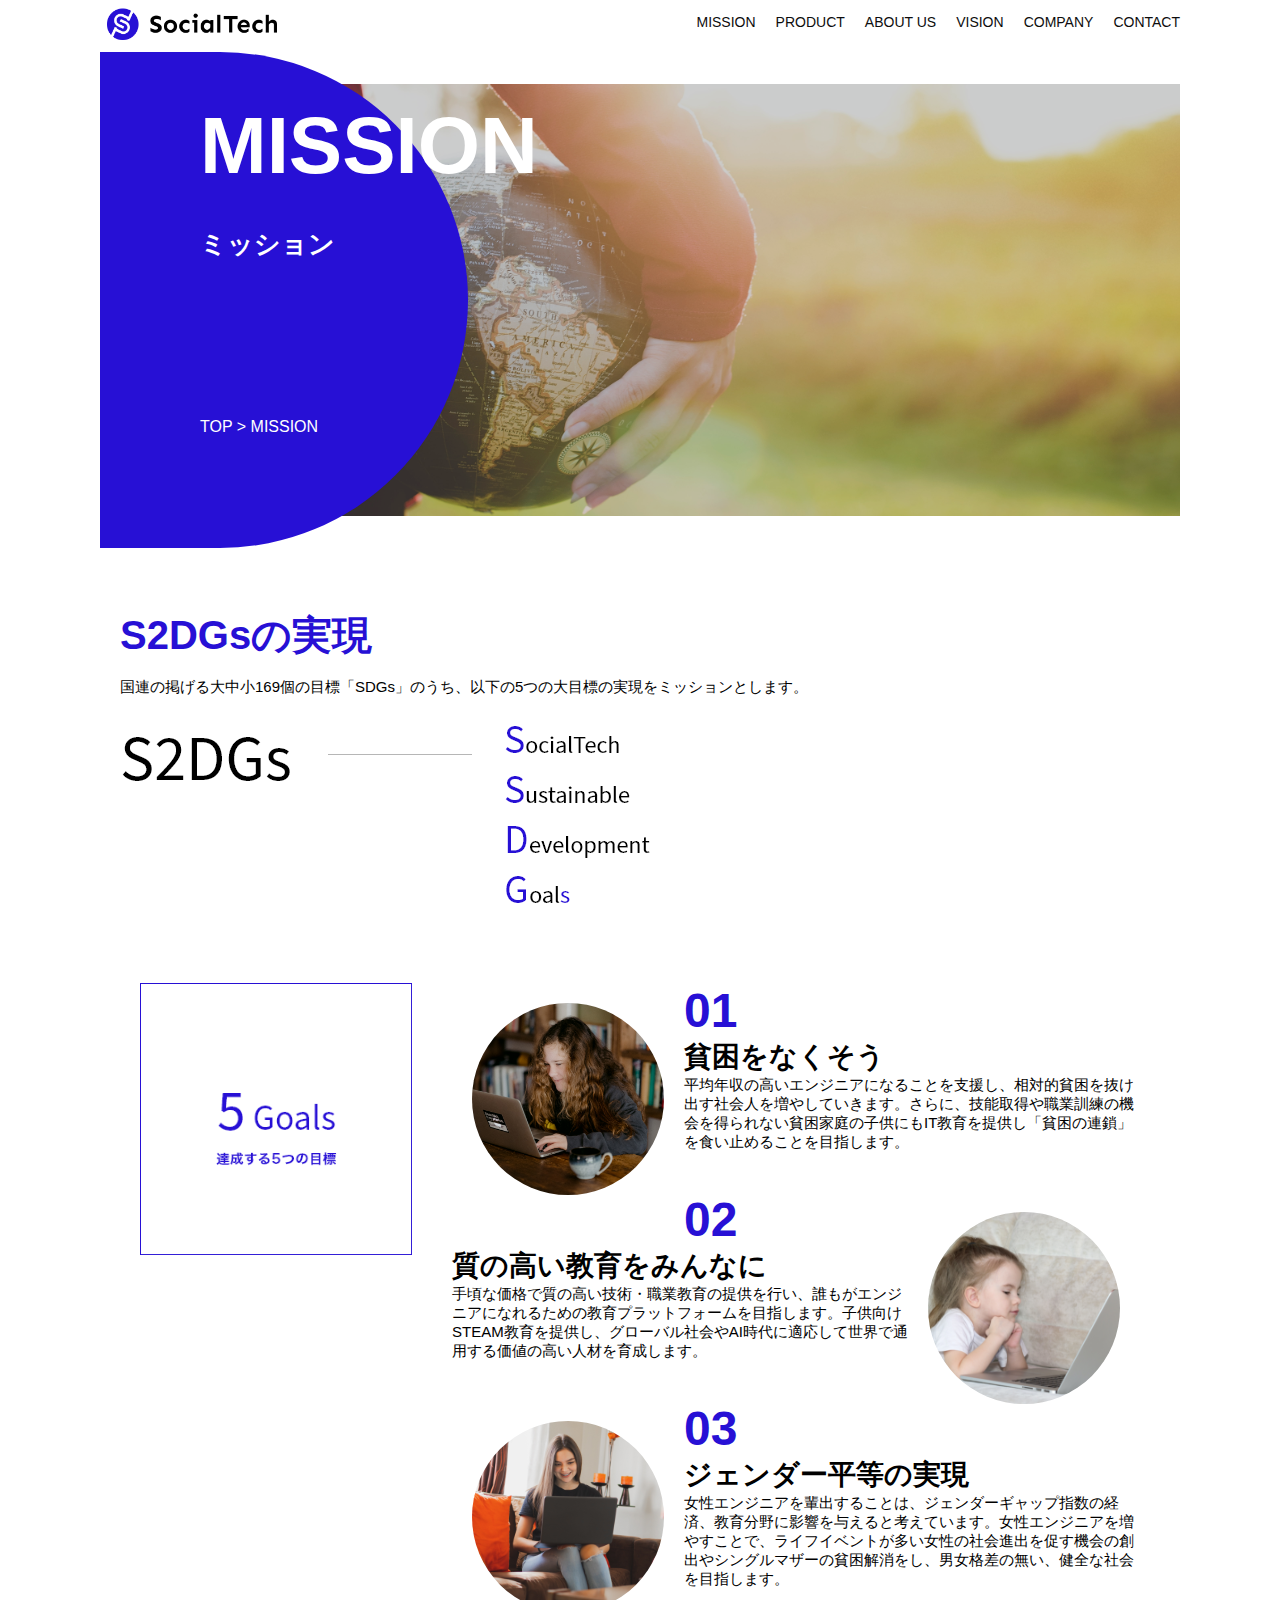
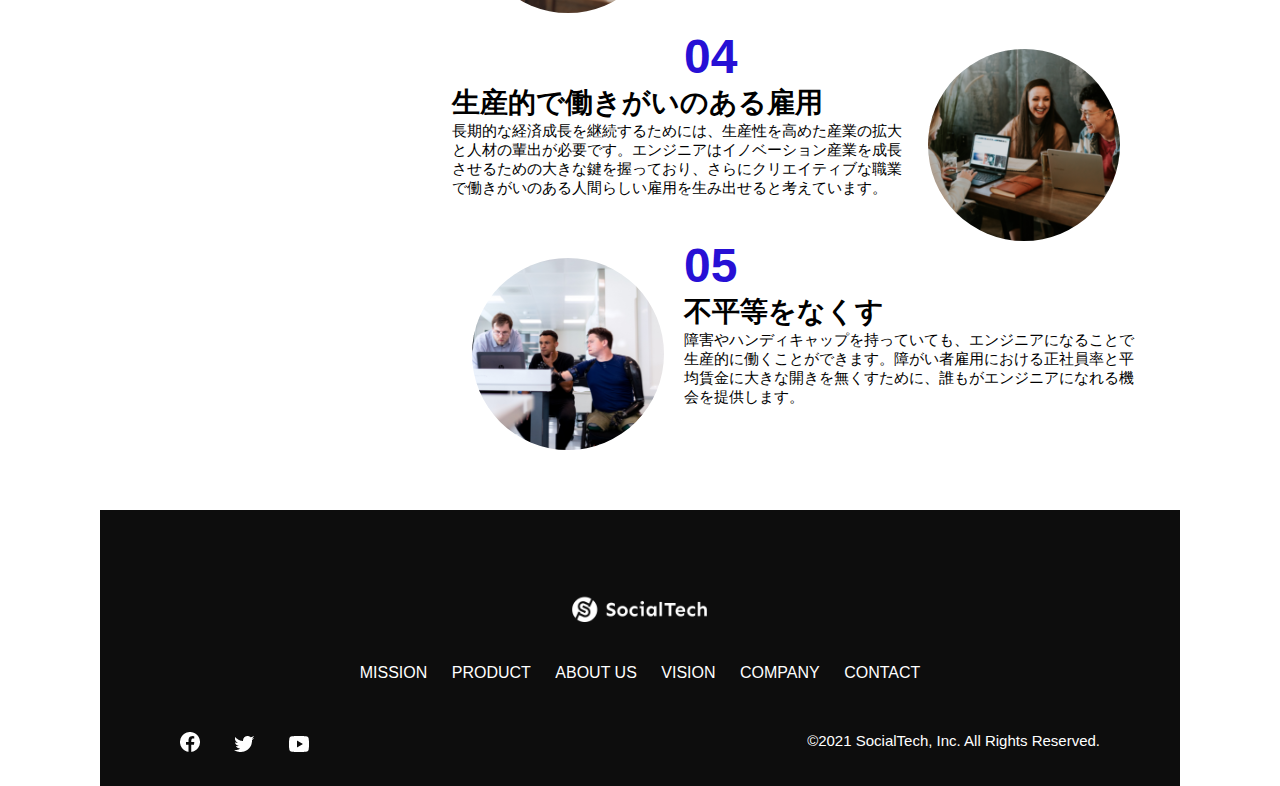
<file: mission.html>
<!DOCTYPE html>
<html lang="ja">
	<head>
		<title>Social Tech - MISSION ミッション -</title>
		<meta charset="UTF-8">
		<meta name="description" content="SocialTechが目指す5つの目標(S2DGs)を紹介します">
		<meta name="viewport" content="width=device-width, initial-scale=1.0">
		<link rel="stylesheet" href="./assets/style.css">
	</head>
	
		<body>
			<!-- ヘッダー -->
		<header>
		<!-- ロゴ -->
		<a href="index.html" id="logo">
			<img src="./static/images/logo.png" alt="トップページに戻る">
		</a>
		
		<!-- PC用ナビゲーション -->
		<nav id="nav-pc">
			<ul>
				<li><a href="mission.html">MISSION</a></li>
				<li><a href="product.html">PRODUCT</a></li>
				<li><a href="index.html#aboutus">ABOUT US</a></li>
				<li><a href="index.html#vision">VISION</a></li>
				<li><a href="index.html#company">COMPANY</a></li>
				<li><a href="index.html#contact">CONTACT</a></li>
				</ul>
		</nav>
		
		<!-- スマホ用メニューボタン -->
		<button id="menu-sp" onclick="document.getElementById('nav-sp').style.display = 'block'">
			<img src="./static/images/button-menu.png" alt="ナビゲーションを開く">
		</button>
		
		<!-- スマホ用ナビゲーション -->
		<div id="nav-sp">
			<button id="close" onclick="document.getElementById('nav-sp').style.display = 'none'">
				<img src="./static/images/button-close.png" alt="ナビゲーションを閉じる">
			</button>
			
			<nav>
				<ul>
					<li>
						<a id="logo-sp" href="index.html" onclick="document.getElementById('nav-sp').style.display = 'none'"><img src="./static/images/logo-sp.png" alt="トップページに戻る"></a>
					</li>
					<li><a class="menu" href="mission.html" onclick="document.getElementById('nav-sp').style.display = 'none'">MISSION</a></li>
					<li><a class="menu" href="product.html" onclick="document.getElementById('nav-sp').style.display = 'none'">PRODUCT</a></li>
					<li><a class="menu" href="index.html#aboutus" onclick="document.getElementById('nav-sp').style.display = 'none'">ABOUT US</a></li>
					<li><a class="menu" href="index.html#vision" onclick="document.getElementById('nav-sp').style.display = 'none'">VISION</a></li>
					<li><a class="menu" href="index.html#company" onclick="document.getElementById('nav-sp').style.display = 'none'">COMPANY</a></li>
					<li><a class="menu" href="index.html#contact" onclick="document.getElementById('nav-sp').style.display = 'none'">CONTACT</a></li>
				</ul>
			</nav>
			<div id="sns">
				<a href="https://www.facebook.com/sejuku2013">
					<img src="./static/images/button-facebook.png" alt="Facebookのリンク">
				</a>
				<a href="https://twitter.com/samuraijuku">
					<img src="./static/images/button-twitter.png" alt="Twitterのリンク">
				</a>
				<a href="https://www.youtube.com/channel/UCCFOQO5aDK0xXam4cUQXT8g">
					<img src="./static/images/button-youtube.png" alt="YouTubeのリンク">
				</a>
			</div>
		</div>
		</header>
		
		<main>
			<article>
				<section id="mission-main">
					<div class="mission-main-inner">
						<div id="mission-title">
							<h1>MISSION<br><span>ミッション</span></h1>
							<p>TOP > MISSION</p>
						</div>
					</div>
				</section>
				
				<section id="mission-s2dgs">
					<h2 class="mission-h2">S2DGsの実現</h2>
					<p>国連の掲げる大中小169個の目標「SDGs」のうち、以下の5つの大目標の実現をミッションとします。</p>
					<img src="./static/images/mission/mission-s2dgs.png" alt="S2DGs">
				</section>
				
				<section id="mission-five-goals">
					<div class="five-goals-image">
						<img src="./static/images/mission/mission-5goals.png" alt="5Goals">
					</div>
					<div class="five-goals-read">
						<div>
							<img class="fivegoals-image-left" src="./static/images/mission/mission-5goals01.png" alt="PCを操作する女の子">
							<span class="fivegoals-number">01</span>
							<h3 class="fivegoals-h3">貧困をなくそう</h3>
							<p class="fivegoals-p">平均年収の高いエンジニアになることを支援し、相対的貧困を抜け出す社会人を増やしていきます。さらに、技能取得や職業訓練の機会を得られない貧困家庭の子供にもIT教育を提供し「貧困の連鎖」を食い止めることを目指します。</p>
						</div>
						<div>
							<img class="fivegoals-image-right" src="./static/images/mission/mission-5goals02.png" alt="PCを見つめる小さい女の子">
							<span class="fivegoals-number">02</span>
							<h3 class="fivegoals-h3">質の高い教育をみんなに</h3>
							<p class="fivegoals-p">手頃な価格で質の高い技術・職業教育の提供を行い、誰もがエンジニアになれるための教育プラットフォームを目指します。子供向けSTEAM教育を提供し、グローバル社会やAI時代に適応して世界で通用する価値の高い人材を育成します。</p>
						</div>
						<div>
						<img class="fivegoals-image-left" src="./static/images/mission/mission-5goals03.png" alt="PCを操作する女性">
						<span class="fivegoals-number">03</span>
						<h3 class="fivegoals-h3">ジェンダー平等の実現</h3>
						<p class="fivegoals-p">女性エンジニアを輩出することは、ジェンダーギャップ指数の経済、教育分野に影響を与えると考えています。女性エンジニアを増やすことで、ライフイベントが多い女性の社会進出を促す機会の創出やシングルマザーの貧困解消をし、男女格差の無い、健全な社会を目指します。</p>
					</div>
					<div>
					<img class="fivegoals-image-right" src="./static/images/mission/mission-5goals04.png" alt="笑顔で話し合う3人の男女">
					<span class="fivegoals-number">04</span>
					<h3 class="fivegoals-h3">生産的で働きがいのある雇用</h3>
					<p class="fivegoals-p">長期的な経済成長を継続するためには、生産性を高めた産業の拡大と人材の輩出が必要です。エンジニアはイノベーション産業を成長させるための大きな鍵を握っており、さらにクリエイティブな職業で働きがいのある人間らしい雇用を生み出せると考えています。</p>
					</div>
					<div>
						<img class="fivegoals-image-left" src="./static/images/mission/mission-5goals05.png" alt="障害を持つ男性が生き生きと働く様子">
						<span class="fivegoals-number">05</span>
						<h3 class="fivegoals-h3">不平等をなくす</h3>
						<p class="fivegoals-p">障害やハンディキャップを持っていても、エンジニアになることで生産的に働くことができます。障がい者雇用における正社員率と平均賃金に大きな開きを無くすために、誰もがエンジニアになれる機会を提供します。</p>
					</div>
					</div>
				</section>
			</article>
		</main>
		<footer>
			<div id="footer-logo">
				<img src="./static/images/logo-sp.png" alt="SocialTech">
			</div>
			<div id="footer-link">
				<a href="mission.html">MISSION</a>
				<a href="product.html">PRODUCT</a>
				<a href="index.html#aboutus">ABOUT US</a>
				<a href="index.html#vision">VISION</a>
				<a href="index.html#company">COMPANY</a>
				<a href="index.html#contact">CONTACT</a>
			</div>
			<div id="sns-footer">
				<div class="sns-btns">
					<a href="https://www.facebook.com/sejuku2013"><img src="./static/images/button-facebook.png" alt="Facebookのリンク"></a>
					<a href="https://twitter.com/samuraijuku"><img src="./static/images/button-twitter.png" alt="Twitterのリンク"></a>
					<a href="https://www.youtube.com/channel/UCCFOQO5aDK0xXam4cUQXT8g"><img src="./static/images/button-youtube.png" alt="YouTubeのリンク"></a>
				</div>
				<p id="copyright">&copy;2021 SocialTech, Inc. All Rights Reserved.</p>
			</div>
		</footer>
		</body>
</html>
</file>
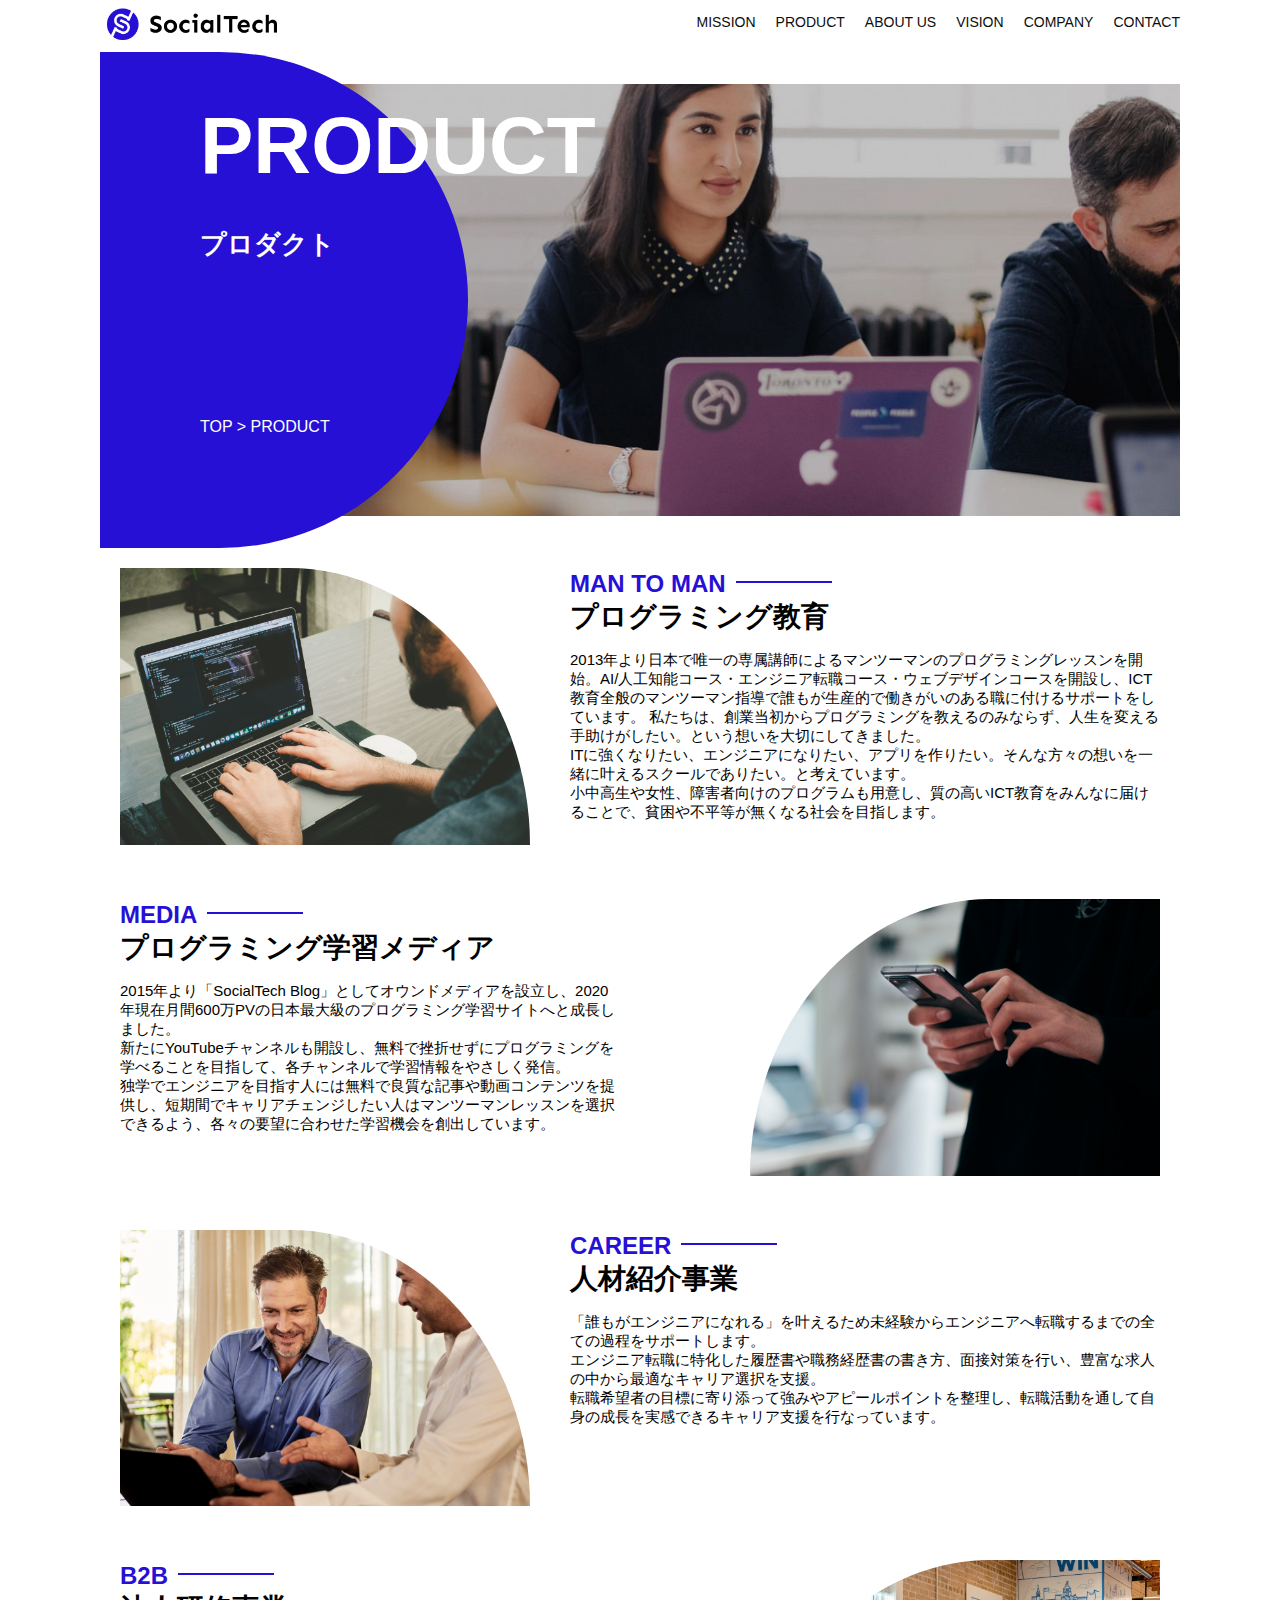
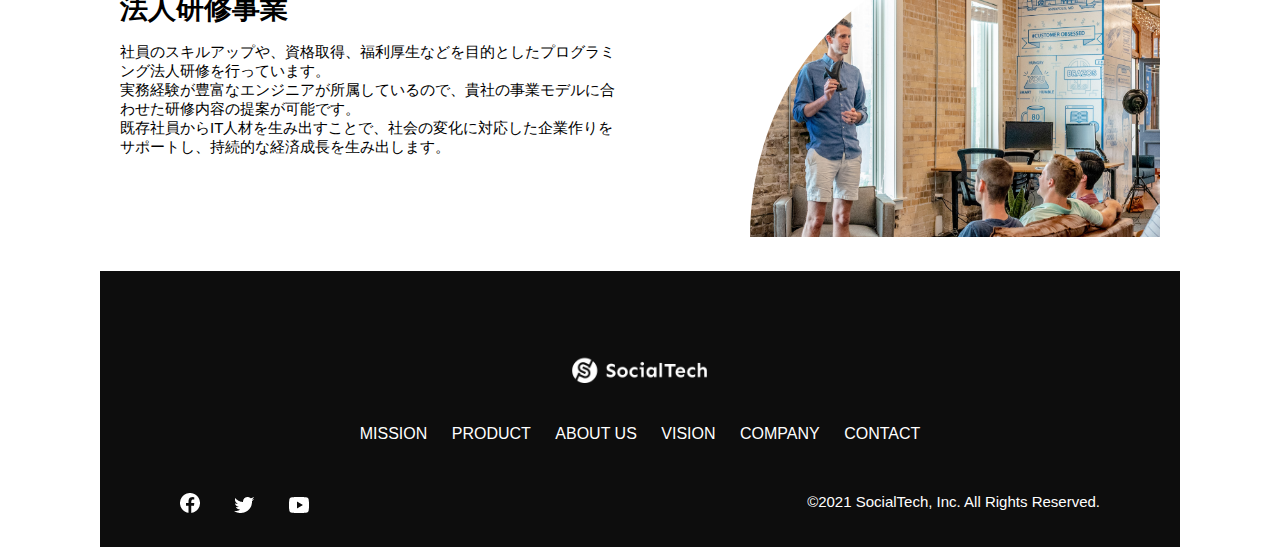
<file: product.html>
<!DOCTYPE html>
<html lang="ja">
	<head>
		<title>Social Tech -PRODUCT プロダクト-</title>
		<meta charset="UTF-8">
			<meta name="description" content="SocialTechの4つのプロダクトを紹介します">
			<meta name="viewport" content="width=device-width, initial-scale=1.0">
			<link rel="stylesheet" href="./assets/style.css">
	</head>
	
	<body>
		<!-- ヘッダー -->
		<header>
			
			<!-- ロゴ -->
			<a href="index.html" id="logo">
				<img src="./static/images/logo.png" alt="トップページに戻る">
			</a>
			
			<!-- PC用ナビゲーション -->
			<nav id="nav-pc">
				<ul>
					<li><a href="mission.html">MISSION</a></li>
					<li><a href="product.html">PRODUCT</a></li>
					<li><a href="index.html#aboutus">ABOUT US</a></li>
					<li><a href="index.html#vision">VISION</a></li>
					<li><a href="index.html#company">COMPANY</a></li>
					<li><a href="index.html#contact">CONTACT</a></li>
				</ul>
			</nav>
			
			<!-- スマホ用メニューボタン -->
			<button id="menu-sp" onclick="document.getElementById('nav-sp').style.display = 'block'">
				<img src="./static/images/button-menu.png" alt="ナビゲーションを開く">
			</button>
			
			<!-- スマホ用ナビゲーション -->
			<div id="nav-sp">
				<button id="close" onclick="document.getElementById('nav-sp').style.display = 'none'">
					<img src="./static/images/button-close.png" alt="ナビゲーションを閉じる">
				</button>
				
				<nav>
					<ul>
						<li>
							<a id="logo-sp" href="index.html" onclick="document.getElementById('nav-sp').style.display = 'none'"><img src="./static/images/logo-sp.png" alt="トップページに戻る"></a>
						</li>
						<li><a class="menu" href="mission.html" onclick="document.getElementById('nav-sp').style.display = 'none'">MISSION</a></li>
						<li><a class="menu" href="product.html" onclick="document.getElementById('nav-sp').style.display = 'none'">PRODUCT</a></li>
						<li><a class="menu" href="index.html#aboutus" onclick="document.getElementById('nav-sp').style.display = 'none'">ABOUT US</a></li>
						<li><a class="menu" href="index.html#vision" onclick="document.getElementById('nav-sp').style.display = 'none'">VISION</a></li>
						<li><a class="menu" href="index.html#company" onclick="document.getElementById('nav-sp').style.display = 'none'">COMPANY</a></li>
						<li><a class="menu" href="index.html#contact" onclick="document.getElementById('nav-sp').style.display = 'none'">CONTACT</a></li>
					</ul>
				</nav>
				<div id="sns">
					<a href="https://www.facebook.com/sejuku2013">
						<img src="./static/images/button-facebook.png" alt="Facebookのリンク">
					</a>
					<a href="https://twitter.com/samuraijuku">
						<img src="./static/images/button-twitter.png" alt="Twitterのリンク">
					</a>
					<a href="https://www.youtube.com/channel/UCCFOQO5aDK0xXam4cUQXT8g">
						<img src="./static/images/button-youtube.png" alt="YouTubeのリンク">
					</a>
				</div>
			</div>
		</header>
		
		<main>
			<article>
				<section id="product-main">
					<div class="product-main-inner">
						<div id="product-title">
							<h1>PRODUCT<br><span>プロダクト</span></h1>
							<p>TOP > PRODUCT</p>
						</div>
					</div>
				</section>
				<section class="product-section product-section-left">
					<div class="product-section-img">
						<img src="./static/images/product/product-mantoman.png" alt="PCでコードを書く男性">
					</div>
					<div class="product-read">
						<h2 class="product-h2">MAN TO MAN</h2>
						<h3 class="product-h3">プログラミング教育</h3>
						<p>
							2013年より日本で唯一の専属講師によるマンツーマンのプログラミングレッスンを開始。AI/人工知能コース・エンジニア転職コース・ウェブデザインコースを開設し、ICT教育全般のマンツーマン指導で誰もが生産的で働きがいのある職に付けるサポートをしています。 私たちは、創業当初からプログラミングを教えるのみならず、人生を変える手助けがしたい。という想いを大切にしてきました。<br>ITに強くなりたい、エンジニアになりたい、アプリを作りたい。そんな方々の想いを一緒に叶えるスクールでありたい。と考えています。<br>小中高生や女性、障害者向けのプログラムも用意し、質の高いICT教育をみんなに届けることで、貧困や不平等が無くなる社会を目指します。
							</p>
					</div>
				</section>
				
				<section class="product-section product-section-right">
				<div class="product-read">
					<h2 class="product-h2">MEDIA</h2>
					<h3 class="product-h3">プログラミング学習メディア</h3>
					<p>2015年より「SocialTech Blog」としてオウンドメディアを設立し、2020年現在月間600万PVの日本最大級のプログラミング学習サイトへと成長しました。<br>新たにYouTubeチャンネルも開設し、無料で挫折せずにプログラミングを学べることを目指して、各チャンネルで学習情報をやさしく発信。<br>独学でエンジニアを目指す人には無料で良質な記事や動画コンテンツを提供し、短期間でキャリアチェンジしたい人はマンツーマンレッスンを選択できるよう、各々の要望に合わせた学習機会を創出しています。</p>
				</div>
				<div class="product-section-img">
				<img src="./static/images/product/product-media.png" alt="スマートフォンを操作する人">
				</div>
				</section>
				
				<section class="product-section product-section-left">
					<div class="product-section-img">
						<img src="./static/images/product/product-career.png" alt="笑顔で話し合う2人の男性">
					</div>
					<div class="product-read">
						<h2 class="product-h2">CAREER</h2>
						<h3 class="product-h3">人材紹介事業</h3>
						<p>「誰もがエンジニアになれる」を叶えるため未経験からエンジニアへ転職するまでの全ての過程をサポートします。<br>エンジニア転職に特化した履歴書や職務経歴書の書き方、面接対策を行い、豊富な求人の中から最適なキャリア選択を支援。<br>転職希望者の目標に寄り添って強みやアピールポイントを整理し、転職活動を通して自身の成長を実感できるキャリア支援を行なっています。<br></p>
					</div>
				</section>
				
				<section class="product-section product-section-right">
					<div class="product-read">
						<h2 class="product-h2">B2B</h2>
						<h3 class="product-h3">法人研修事業</h3>
						<p>社員のスキルアップや、資格取得、福利厚生などを目的としたプログラミング法人研修を行っています。<br>実務経験が豊富なエンジニアが所属しているので、貴社の事業モデルに合わせた研修内容の提案が可能です。<br>既存社員からIT人材を生み出すことで、社会の変化に対応した企業作りをサポートし、持続的な経済成長を生み出します。</p>
					</div>
					<div class="product-section-img">
						<img src="./static/images/product/product-b2b.png" alt="講演中の男性とそれを聴く人々">
					</div>
				</section>
			</article>
		</main>
		
		<footer>
			<div id="footer-logo">
				<img src="./static/images/logo-sp.png" alt="SocialTech">
			</div>
			<div id="footer-link">
				<a href="mission.html">MISSION</a>
				<a href="product.html">PRODUCT</a>
				<a href="index.html#aboutus">ABOUT US</a>
				<a href="index.html#vision">VISION</a>
				<a href="index.html#company">COMPANY</a>
				<a href="index.html#contact">CONTACT</a>
			</div>
			<div id="sns-footer">
				<div class="sns-btns">
					<a href="https://www.facebook.com/sejuku2013"><img src="./static/images/button-facebook.png" alt="Facebookのリンク"></a>
					<a href="https://twitter.com/samuraijuku"><img src="./static/images/button-twitter.png" alt="Twitterのリンク"></a>
					<a href="https://www.youtube.com/channel/UCCFOQO5aDK0xXam4cUQXT8g"><img src="./static/images/button-youtube.png" alt="YouTubeのリンク"></a>
				</div>
				<p id="copyright">&copy;2021 SocialTech, Inc. All Rights Reserved.</p>
			</div>
		</footer>
	</body>
</html>
</file>
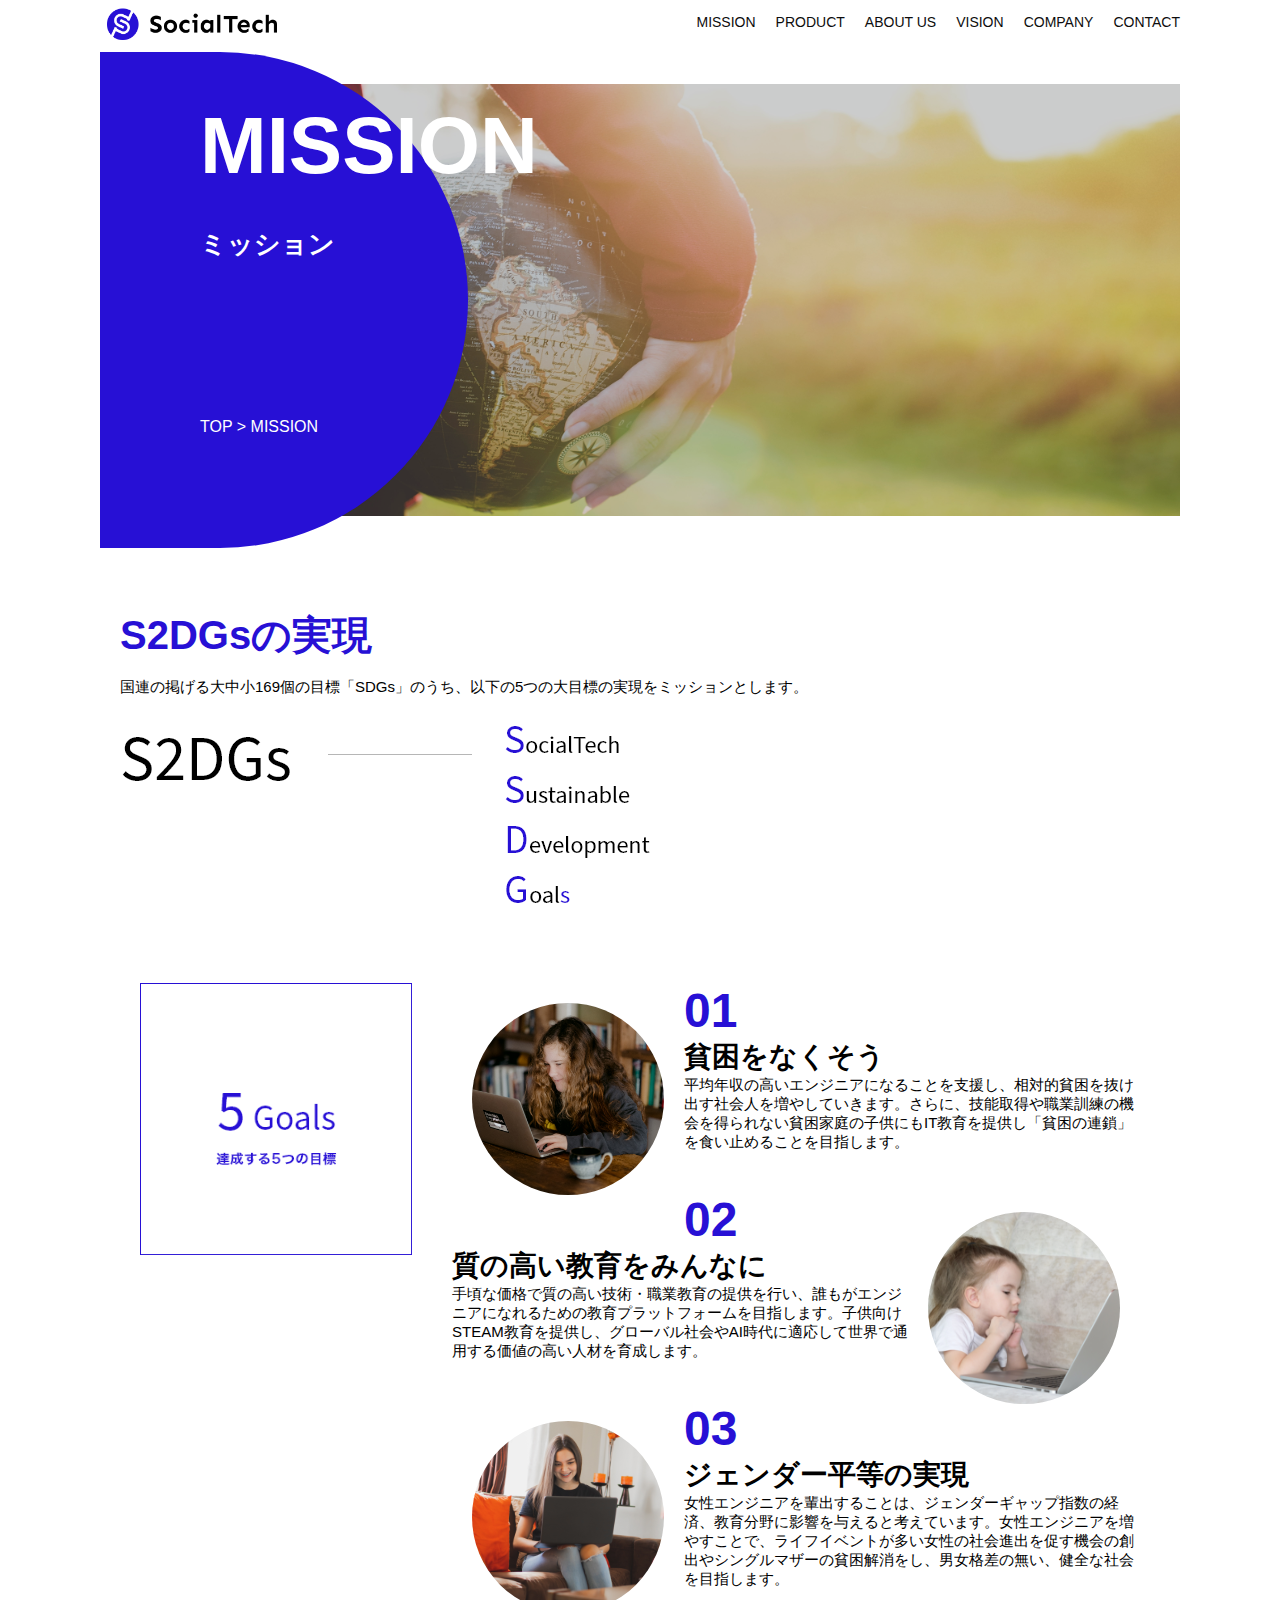
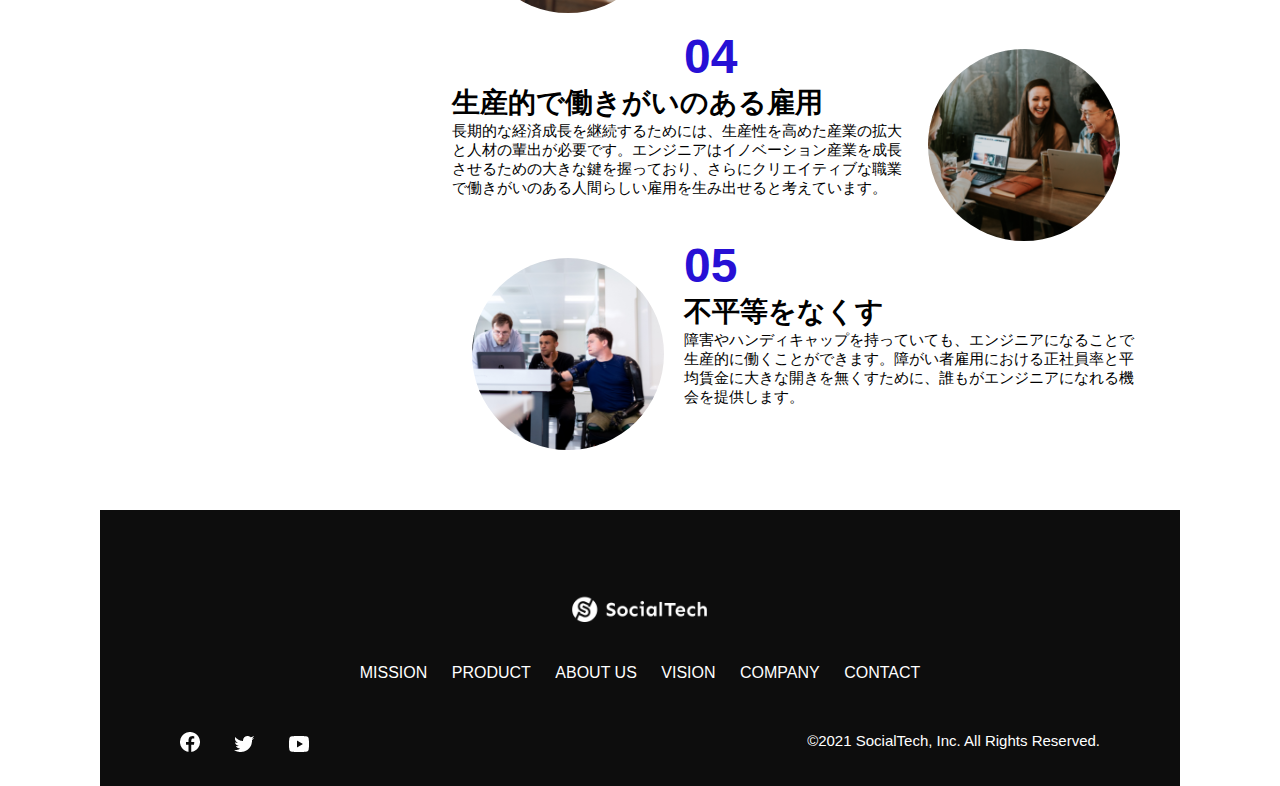
<file: src/socialtech/pages/mission.html>
<!DOCTYPE html>
<html lang="ja">
	<head>
		<title>Social Tech - MISSION ミッション -</title>
		<meta charset="UTF-8">
		<meta name="description" content="SocialTechが目指す5つの目標(S2DGs)を紹介します">
		<meta name="viewport" content="width=device-width, initial-scale=1.0">
		<link rel="stylesheet" href="../assets/style.css">
	</head>
	
		<body>
			<!-- ヘッダー -->
		<header>
		<!-- ロゴ -->
		<a href="index.html" id="logo">
			<img src="../static/images/logo.png" alt="トップページに戻る">
		</a>
		
		<!-- PC用ナビゲーション -->
		<nav id="nav-pc">
			<ul>
				<li><a href="mission.html">MISSION</a></li>
				<li><a href="product.html">PRODUCT</a></li>
				<li><a href="index.html#aboutus">ABOUT US</a></li>
				<li><a href="index.html#vision">VISION</a></li>
				<li><a href="index.html#company">COMPANY</a></li>
				<li><a href="index.html#contact">CONTACT</a></li>
				</ul>
		</nav>
		
		<!-- スマホ用メニューボタン -->
		<button id="menu-sp" onclick="document.getElementById('nav-sp').style.display = 'block'">
			<img src="../static/images/button-menu.png" alt="ナビゲーションを開く">
		</button>
		
		<!-- スマホ用ナビゲーション -->
		<div id="nav-sp">
			<button id="close" onclick="document.getElementById('nav-sp').style.display = 'none'">
				<img src="../static/images/button-close.png" alt="ナビゲーションを閉じる">
			</button>
			
			<nav>
				<ul>
					<li>
						<a id="logo-sp" href="index.html" onclick="document.getElementById('nav-sp').style.display = 'none'"><img src="../static/images/logo-sp.png" alt="トップページに戻る"></a>
					</li>
					<li><a class="menu" href="mission.html" onclick="document.getElementById('nav-sp').style.display = 'none'">MISSION</a></li>
					<li><a class="menu" href="product.html" onclick="document.getElementById('nav-sp').style.display = 'none'">PRODUCT</a></li>
					<li><a class="menu" href="index.html#aboutus" onclick="document.getElementById('nav-sp').style.display = 'none'">ABOUT US</a></li>
					<li><a class="menu" href="index.html#vision" onclick="document.getElementById('nav-sp').style.display = 'none'">VISION</a></li>
					<li><a class="menu" href="index.html#company" onclick="document.getElementById('nav-sp').style.display = 'none'">COMPANY</a></li>
					<li><a class="menu" href="index.html#contact" onclick="document.getElementById('nav-sp').style.display = 'none'">CONTACT</a></li>
				</ul>
			</nav>
			<div id="sns">
				<a href="https://www.facebook.com/sejuku2013">
					<img src="../static/images/button-facebook.png" alt="Facebookのリンク">
				</a>
				<a href="https://twitter.com/samuraijuku">
					<img src="../static/images/button-twitter.png" alt="Twitterのリンク">
				</a>
				<a href="https://www.youtube.com/channel/UCCFOQO5aDK0xXam4cUQXT8g">
					<img src="../static/images/button-youtube.png" alt="YouTubeのリンク">
				</a>
			</div>
		</div>
		</header>
		
		<main>
			<article>
				<section id="mission-main">
					<div class="mission-main-inner">
						<div id="mission-title">
							<h1>MISSION<br><span>ミッション</span></h1>
							<p>TOP > MISSION</p>
						</div>
					</div>
				</section>
				
				<section id="mission-s2dgs">
					<h2 class="mission-h2">S2DGsの実現</h2>
					<p>国連の掲げる大中小169個の目標「SDGs」のうち、以下の5つの大目標の実現をミッションとします。</p>
					<img src="../static/images/mission/mission-s2dgs.png" alt="S2DGs">
				</section>
				
				<section id="mission-five-goals">
					<div class="five-goals-image">
						<img src="../static/images/mission/mission-5goals.png" alt="5Goals">
					</div>
					<div class="five-goals-read">
						<div>
							<img class="fivegoals-image-left" src="../static/images/mission/mission-5goals01.png" alt="PCを操作する女の子">
							<span class="fivegoals-number">01</span>
							<h3 class="fivegoals-h3">貧困をなくそう</h3>
							<p class="fivegoals-p">平均年収の高いエンジニアになることを支援し、相対的貧困を抜け出す社会人を増やしていきます。さらに、技能取得や職業訓練の機会を得られない貧困家庭の子供にもIT教育を提供し「貧困の連鎖」を食い止めることを目指します。</p>
						</div>
						<div>
							<img class="fivegoals-image-right" src="../static/images/mission/mission-5goals02.png" alt="PCを見つめる小さい女の子">
							<span class="fivegoals-number">02</span>
							<h3 class="fivegoals-h3">質の高い教育をみんなに</h3>
							<p class="fivegoals-p">手頃な価格で質の高い技術・職業教育の提供を行い、誰もがエンジニアになれるための教育プラットフォームを目指します。子供向けSTEAM教育を提供し、グローバル社会やAI時代に適応して世界で通用する価値の高い人材を育成します。</p>
						</div>
						<div>
						<img class="fivegoals-image-left" src="../static/images/mission/mission-5goals03.png" alt="PCを操作する女性">
						<span class="fivegoals-number">03</span>
						<h3 class="fivegoals-h3">ジェンダー平等の実現</h3>
						<p class="fivegoals-p">女性エンジニアを輩出することは、ジェンダーギャップ指数の経済、教育分野に影響を与えると考えています。女性エンジニアを増やすことで、ライフイベントが多い女性の社会進出を促す機会の創出やシングルマザーの貧困解消をし、男女格差の無い、健全な社会を目指します。</p>
					</div>
					<div>
					<img class="fivegoals-image-right" src="../static/images/mission/mission-5goals04.png" alt="笑顔で話し合う3人の男女">
					<span class="fivegoals-number">04</span>
					<h3 class="fivegoals-h3">生産的で働きがいのある雇用</h3>
					<p class="fivegoals-p">長期的な経済成長を継続するためには、生産性を高めた産業の拡大と人材の輩出が必要です。エンジニアはイノベーション産業を成長させるための大きな鍵を握っており、さらにクリエイティブな職業で働きがいのある人間らしい雇用を生み出せると考えています。</p>
					</div>
					<div>
						<img class="fivegoals-image-left" src="../static/images/mission/mission-5goals05.png" alt="障害を持つ男性が生き生きと働く様子">
						<span class="fivegoals-number">05</span>
						<h3 class="fivegoals-h3">不平等をなくす</h3>
						<p class="fivegoals-p">障害やハンディキャップを持っていても、エンジニアになることで生産的に働くことができます。障がい者雇用における正社員率と平均賃金に大きな開きを無くすために、誰もがエンジニアになれる機会を提供します。</p>
					</div>
					</div>
				</section>
			</article>
		</main>
		<footer>
			<div id="footer-logo">
				<img src="../static/images/logo-sp.png" alt="SocialTech">
			</div>
			<div id="footer-link">
				<a href="mission.html">MISSION</a>
				<a href="product.html">PRODUCT</a>
				<a href="index.html#aboutus">ABOUT US</a>
				<a href="index.html#vision">VISION</a>
				<a href="index.html#company">COMPANY</a>
				<a href="index.html#contact">CONTACT</a>
			</div>
			<div id="sns-footer">
				<div class="sns-btns">
					<a href="https://www.facebook.com/sejuku2013"><img src="../static/images/button-facebook.png" alt="Facebookのリンク"></a>
					<a href="https://twitter.com/samuraijuku"><img src="../static/images/button-twitter.png" alt="Twitterのリンク"></a>
					<a href="https://www.youtube.com/channel/UCCFOQO5aDK0xXam4cUQXT8g"><img src="../static/images/button-youtube.png" alt="YouTubeのリンク"></a>
				</div>
				<p id="copyright">&copy;2021 SocialTech, Inc. All Rights Reserved.</p>
			</div>
		</footer>
		</body>
</html>
</file>
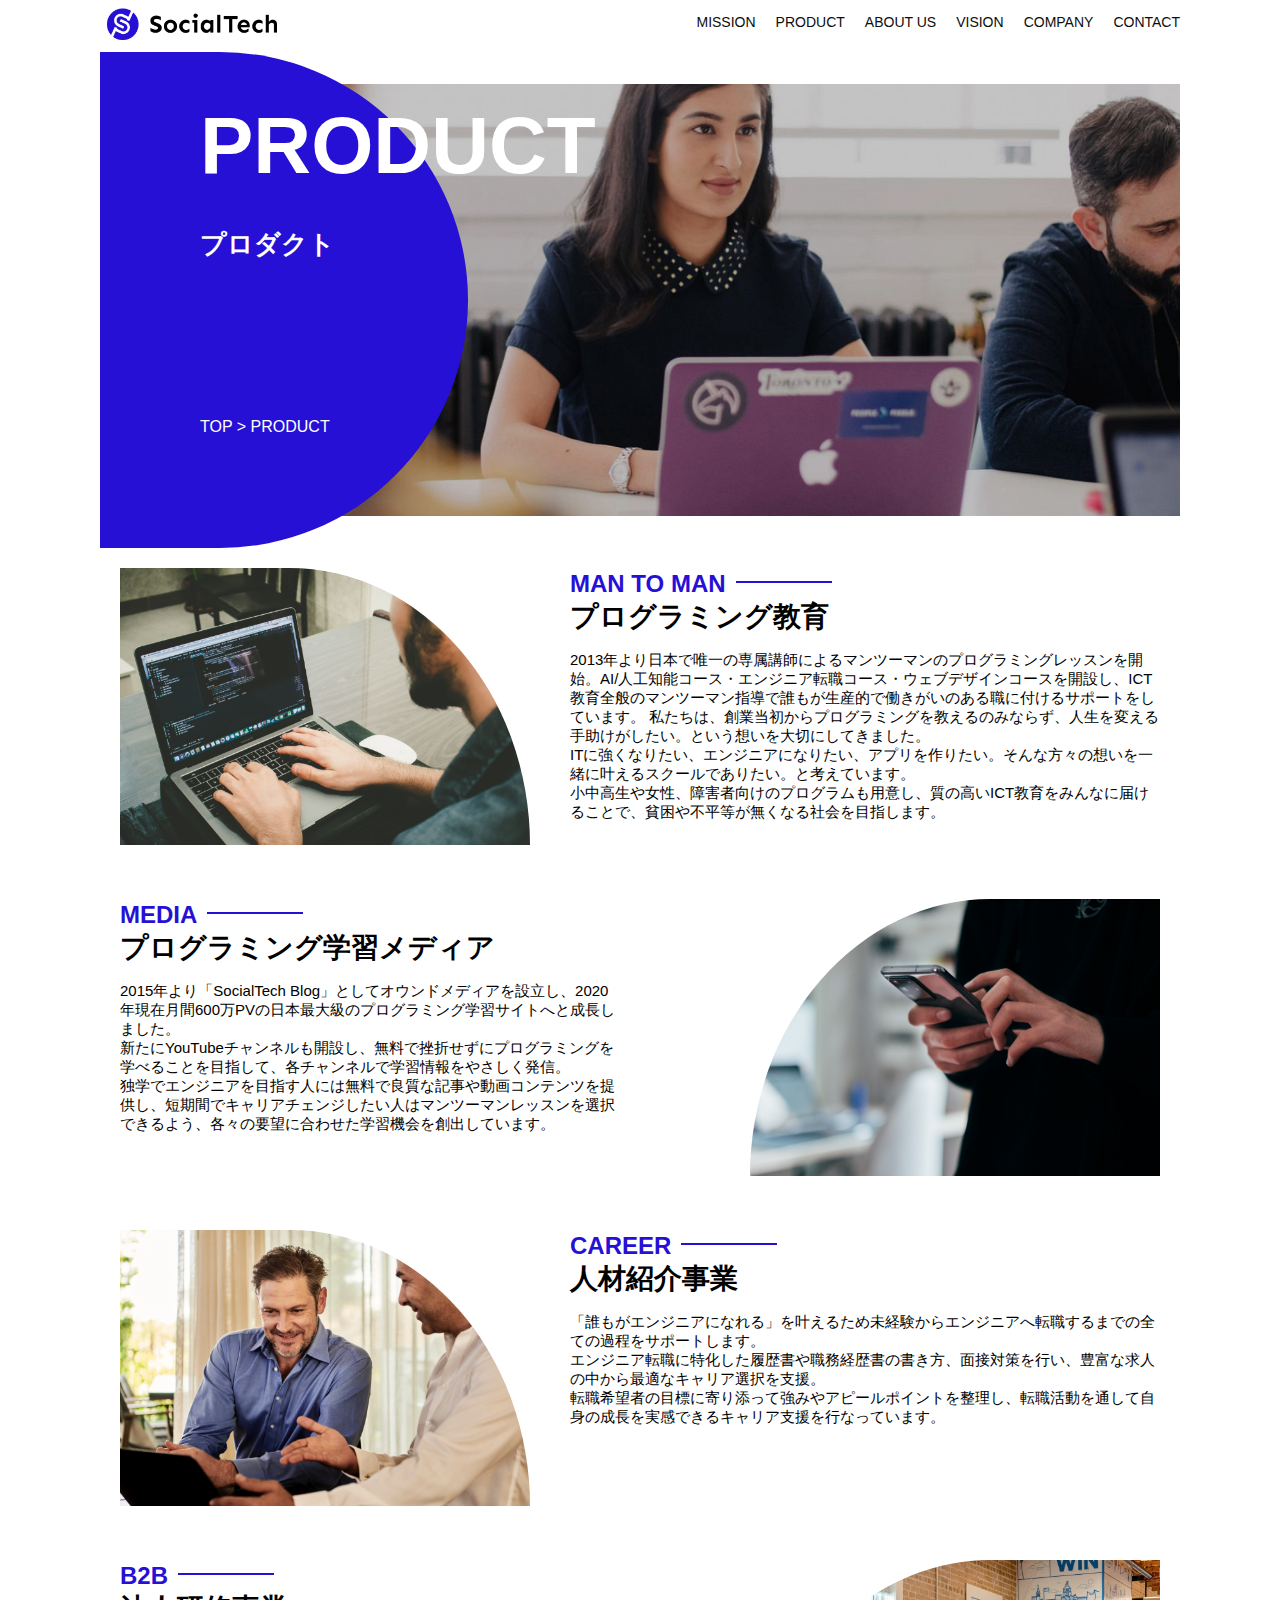
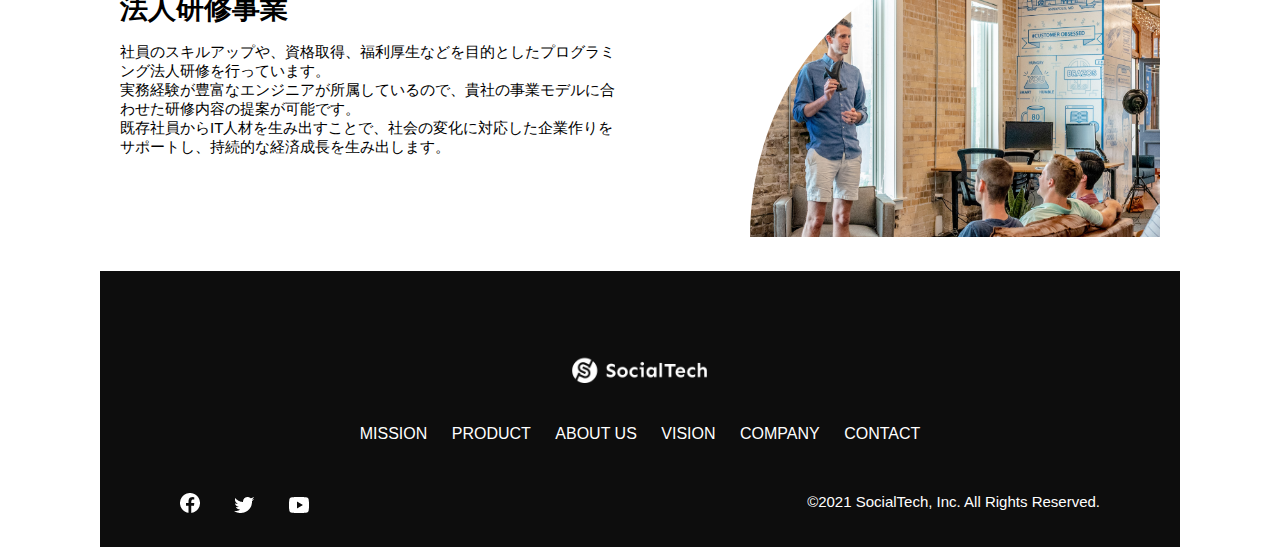
<file: src/socialtech/pages/product.html>
<!DOCTYPE html>
<html lang="ja">
	<head>
		<title>Social Tech -PRODUCT プロダクト-</title>
		<meta charset="UTF-8">
			<meta name="description" content="SocialTechの4つのプロダクトを紹介します">
			<meta name="viewport" content="width=device-width, initial-scale=1.0">
			<link rel="stylesheet" href="../assets/style.css">
	</head>
	
	<body>
		<!-- ヘッダー -->
		<header>
			
			<!-- ロゴ -->
			<a href="index.html" id="logo">
				<img src="../static/images/logo.png" alt="トップページに戻る">
			</a>
			
			<!-- PC用ナビゲーション -->
			<nav id="nav-pc">
				<ul>
					<li><a href="mission.html">MISSION</a></li>
					<li><a href="product.html">PRODUCT</a></li>
					<li><a href="index.html#aboutus">ABOUT US</a></li>
					<li><a href="index.html#vision">VISION</a></li>
					<li><a href="index.html#company">COMPANY</a></li>
					<li><a href="index.html#contact">CONTACT</a></li>
				</ul>
			</nav>
			
			<!-- スマホ用メニューボタン -->
			<button id="menu-sp" onclick="document.getElementById('nav-sp').style.display = 'block'">
				<img src="../static/images/button-menu.png" alt="ナビゲーションを開く">
			</button>
			
			<!-- スマホ用ナビゲーション -->
			<div id="nav-sp">
				<button id="close" onclick="document.getElementById('nav-sp').style.display = 'none'">
					<img src="../static/images/button-close.png" alt="ナビゲーションを閉じる">
				</button>
				
				<nav>
					<ul>
						<li>
							<a id="logo-sp" href="index.html" onclick="document.getElementById('nav-sp').style.display = 'none'"><img src="../static/images/logo-sp.png" alt="トップページに戻る"></a>
						</li>
						<li><a class="menu" href="mission.html" onclick="document.getElementById('nav-sp').style.display = 'none'">MISSION</a></li>
						<li><a class="menu" href="product.html" onclick="document.getElementById('nav-sp').style.display = 'none'">PRODUCT</a></li>
						<li><a class="menu" href="index.html#aboutus" onclick="document.getElementById('nav-sp').style.display = 'none'">ABOUT US</a></li>
						<li><a class="menu" href="index.html#vision" onclick="document.getElementById('nav-sp').style.display = 'none'">VISION</a></li>
						<li><a class="menu" href="index.html#company" onclick="document.getElementById('nav-sp').style.display = 'none'">COMPANY</a></li>
						<li><a class="menu" href="index.html#contact" onclick="document.getElementById('nav-sp').style.display = 'none'">CONTACT</a></li>
					</ul>
				</nav>
				<div id="sns">
					<a href="https://www.facebook.com/sejuku2013">
						<img src="../static/images/button-facebook.png" alt="Facebookのリンク">
					</a>
					<a href="https://twitter.com/samuraijuku">
						<img src="../static/images/button-twitter.png" alt="Twitterのリンク">
					</a>
					<a href="https://www.youtube.com/channel/UCCFOQO5aDK0xXam4cUQXT8g">
						<img src="../static/images/button-youtube.png" alt="YouTubeのリンク">
					</a>
				</div>
			</div>
		</header>
		
		<main>
			<article>
				<section id="product-main">
					<div class="product-main-inner">
						<div id="product-title">
							<h1>PRODUCT<br><span>プロダクト</span></h1>
							<p>TOP > PRODUCT</p>
						</div>
					</div>
				</section>
				<section class="product-section product-section-left">
					<div class="product-section-img">
						<img src="../static/images/product/product-mantoman.png" alt="PCでコードを書く男性">
					</div>
					<div class="product-read">
						<h2 class="product-h2">MAN TO MAN</h2>
						<h3 class="product-h3">プログラミング教育</h3>
						<p>
							2013年より日本で唯一の専属講師によるマンツーマンのプログラミングレッスンを開始。AI/人工知能コース・エンジニア転職コース・ウェブデザインコースを開設し、ICT教育全般のマンツーマン指導で誰もが生産的で働きがいのある職に付けるサポートをしています。 私たちは、創業当初からプログラミングを教えるのみならず、人生を変える手助けがしたい。という想いを大切にしてきました。<br>ITに強くなりたい、エンジニアになりたい、アプリを作りたい。そんな方々の想いを一緒に叶えるスクールでありたい。と考えています。<br>小中高生や女性、障害者向けのプログラムも用意し、質の高いICT教育をみんなに届けることで、貧困や不平等が無くなる社会を目指します。
							</p>
					</div>
				</section>
				
				<section class="product-section product-section-right">
				<div class="product-read">
					<h2 class="product-h2">MEDIA</h2>
					<h3 class="product-h3">プログラミング学習メディア</h3>
					<p>2015年より「SocialTech Blog」としてオウンドメディアを設立し、2020年現在月間600万PVの日本最大級のプログラミング学習サイトへと成長しました。<br>新たにYouTubeチャンネルも開設し、無料で挫折せずにプログラミングを学べることを目指して、各チャンネルで学習情報をやさしく発信。<br>独学でエンジニアを目指す人には無料で良質な記事や動画コンテンツを提供し、短期間でキャリアチェンジしたい人はマンツーマンレッスンを選択できるよう、各々の要望に合わせた学習機会を創出しています。</p>
				</div>
				<div class="product-section-img">
				<img src="../static/images/product/product-media.png" alt="スマートフォンを操作する人">
				</div>
				</section>
				
				<section class="product-section product-section-left">
					<div class="product-section-img">
						<img src="../static/images/product/product-career.png" alt="笑顔で話し合う2人の男性">
					</div>
					<div class="product-read">
						<h2 class="product-h2">CAREER</h2>
						<h3 class="product-h3">人材紹介事業</h3>
						<p>「誰もがエンジニアになれる」を叶えるため未経験からエンジニアへ転職するまでの全ての過程をサポートします。<br>エンジニア転職に特化した履歴書や職務経歴書の書き方、面接対策を行い、豊富な求人の中から最適なキャリア選択を支援。<br>転職希望者の目標に寄り添って強みやアピールポイントを整理し、転職活動を通して自身の成長を実感できるキャリア支援を行なっています。<br></p>
					</div>
				</section>
				
				<section class="product-section product-section-right">
					<div class="product-read">
						<h2 class="product-h2">B2B</h2>
						<h3 class="product-h3">法人研修事業</h3>
						<p>社員のスキルアップや、資格取得、福利厚生などを目的としたプログラミング法人研修を行っています。<br>実務経験が豊富なエンジニアが所属しているので、貴社の事業モデルに合わせた研修内容の提案が可能です。<br>既存社員からIT人材を生み出すことで、社会の変化に対応した企業作りをサポートし、持続的な経済成長を生み出します。</p>
					</div>
					<div class="product-section-img">
						<img src="../static/images/product/product-b2b.png" alt="講演中の男性とそれを聴く人々">
					</div>
				</section>
			</article>
		</main>
		
		<footer>
			<div id="footer-logo">
				<img src="../static/images/logo-sp.png" alt="SocialTech">
			</div>
			<div id="footer-link">
				<a href="mission.html">MISSION</a>
				<a href="product.html">PRODUCT</a>
				<a href="index.html#aboutus">ABOUT US</a>
				<a href="index.html#vision">VISION</a>
				<a href="index.html#company">COMPANY</a>
				<a href="index.html#contact">CONTACT</a>
			</div>
			<div id="sns-footer">
				<div class="sns-btns">
					<a href="https://www.facebook.com/sejuku2013"><img src="../static/images/button-facebook.png" alt="Facebookのリンク"></a>
					<a href="https://twitter.com/samuraijuku"><img src="../static/images/button-twitter.png" alt="Twitterのリンク"></a>
					<a href="https://www.youtube.com/channel/UCCFOQO5aDK0xXam4cUQXT8g"><img src="../static/images/button-youtube.png" alt="YouTubeのリンク"></a>
				</div>
				<p id="copyright">&copy;2021 SocialTech, Inc. All Rights Reserved.</p>
			</div>
		</footer>
	</body>
</html>
</file>
<file: assets/style.css>
/* PC、スマホ共通スタイル */

* {
	box-sizing: border-box;
}

p {
	font-size: 15px;
}

body {
	max-width: 1080px;
	margin:0 auto 0 auto;
	font-family: "Source Sans Pro", "Hiragino Kaku Gothic ProN", Meiryo, Arial, sans-serif;
}



/* ヘッダー */
header {
	display: flex;
	justify-content: space-between;
}



/* ナビゲーションのレイアウト */
#nav-pc {
	font-size: 14px;
}

#nav-pc ul {
	display: flex;
	padding-left: 0;
}

#nav-pc li {
	list-style: none;
}



/* ナビゲーションのリンクの装飾設定 */
#nav-pc a {
	text-decoration: none;
	margin-left: 20px;
	color: #0d0d0d;
}



/* カーソルが乗ったら下線表示 */
#nav-pc a:hover {
	text-decoration: underline;
}



/* スマホ用ナビを非表示 */

#nav-sp,
#menu-sp {
	display: none;
}



/* メインビジュアル装飾(メッセージと画像の相対位置設定/高さ) */
#main-visual {
	position: relative;	
	height: 400px;
}



/* WORLD PEACE の部分の装飾(位置固定/背景色/装飾色/角丸設定/最大横幅/高さ/横幅/画像の重なり順) */
#main-message {
	position: absolute;
	top: 0;
	left: 0;
	background-color: #2710d5;
	color: #ffffff;
	border-radius: 0 0 476px 0;
	max-width: 620px;
	height: 100%;
	width: 100%;
	z-index: 11;
}



/* h1タグの装飾設定(フォントサイズ/余白) */
#main-message h1 {	
	font-size: 60px;
	margin: 100px 0 0 50px;
}



/* pタグの装飾設定(フォントサイズ/余白) */
#main-message > p {
	font-size: 28px;
	margin: 0 0 0 50px;
}



/* メインビジュアルの装飾設定(最大幅/角丸/位置固定/画像の重なりの順) */
#main-visual > img {
	max-width: 620px;
	border-radius: 476px 0 0 0;/* 左上、右上、右下、左下　の順 */
	position: absolute;
	top: 0;
	right: 0;
	z-index: 10;
}



/* 見出し */
h2 {
	margin: 40px 0 0 0;
}

h2::after {
	content: url("../static/images/line.png");
	margin-left: 10px;
}

h3 {
	font-size: 27px;
}



/* ミッション */
#mission { /*　余白設定 */
	margin: 80px auto 80px auto;
}

#mission-flex { /* flexを指定して、子要素を横並びに */
	display: flex;
}

#mission-flex > div {
	width: 50%;
	margin: 20px;
}

#mission-photo {
	width: 100%;
}

#s2dgs {
	margin-top: 50px;
	width: 100%;
}



/* プロダクト */

#product{
	background-color: #fafafa;
	margin: 80px 0 80px 0;
	padding: 10px 40px 0px 40px;
}



/* 外枠 */

#product .product-flex{
	margin-top: 40px;
	display: flex;
}



/* 左のカラム */

#product-left{
	width: 50%;
	margin-right: 20px;
}



/* 右のカラム */

#product-right{
	width: 50%;
	margin-left: 20px;
	margin-top: 80px;
}



/* 写真＋説明の枠 */

#product-left > div {
	position: relative;
	height: 480px;
	margin-right: 20px;
}

#product-right > div {
	position: relative;
	height: 480px;
	margin-left: 20px;
}



/* 写真 */
.product-photo {
	width: 100%;
}



/* 説明文の枠 */

.product-explain {
	background-color: #ffffff;
	position: absolute;
	left: 0;
	bottom: 50px;
	margin: 0 40px 0 40px;
	padding: 20px;
	box-shadow: 5px 5px 10px rgba(0, 0, 0, 0.05);
}



/* 説明文の英語 */

.product-explain > span {
	color: #2710d5;
	font-weight: bold;
	font-size: 16px;
	margin: 0px;
}



/* 説明文の見出し */

.product-explain > h3 {
	margin: 5px 0 5px 0;
}



/* 説明文 */

.product-explain > p {
	font-size: 14px;
	margin: 0;
}



/* もっと見るボタン */

#product-more {
	text-align: center;
}

#product-more a {
	position: relative;
	bottom: -42px;
}



/* ABOUT US */

#aboutus {
	margin: 80px auto 80px auto;
}



/* 3つの組織文化と写真を入れる枠 */

#aboutus > div {
	display: flex;
}



/* 写真 */

.culture-img {
	width: 50%;
	align-self: flex-start;
}

.culture-img2 {
	margin-top: 50px;
	width: 100%;
}



/* 3つの組織文化の表 */

.culture-table {
	margin-right: 50px;
}



/* 番号 */

.culture-num {
	font-size: 80px;
	color: #2710d5;
	padding: 0 20px 0 0;
}



/* 見出し */

.culture-table th {
	text-align: left;
	font-size: 28px;
	font-weight: bold;
}



/* 組織文化英語 */

.culture-en {
	color: #2710d5;
	font-size: 24px;
}



/* 説明文 */

.culture-description {
	margin: 0;
}



/* ビジョン */

#vision {
	margin: 80px auto 80px auto;
}



/* セクション内の外枠 */

#vision > div {
	display: flex;
	justify-content: space-between;
	flex-wrap: wrap;
}



/* 7つの行動指針の枠 */

.vision-box {
	width: 300px;
	height: 300px;
	margin-bottom: 30px;
	position: relative;
}

.vision-box > img {
	width: 100%;
	position: relative;
	z-index: 30;
}

.vision-box > div {
	position: absolute;
	top: 0;
	left: 0;
	z-index: 31;
	margin-right: 20px;
}

.vision-box > div > h4 {
	color: #2710d5;
	font-size: 19px;
	margin: 80px 0 0 0;
}

.vision-box > div > h4::first-letter {
	font-size: 40px;
}

.vision-box > div > h5 {
	font-size: 20px;
	margin: 0 0 0 0;
}

.vision-box > div > p {
	margin: 10px 0 0 0;
}



/* 会社概要 */

#company {
	margin: 80px auto 80px auto;
}

#company-table {
	width: 100%;
}

.tableheader {
	text-align: left;
	padding: 20px;
	border-bottom-color: #2710d5;
	border-bottom-width: 1px;
	border-bottom-style: solid;
	width: 100px;
}

.tableheader-first {
	border-top-color: #2710d5;
	border-top-width: 1px;
	border-top-style: solid;
}

.cell {
	padding: 30px;
	border-bottom-color: #ececec;
	border-bottom-width: 1px;
	border-bottom-style: solid;
}

.cell-first {
	border-top-color: #ececec;
	border-top-width: 1px;
	border-top-style: solid;
}

#company > iframe {
	width: 100%;
	height: 368px;
	margin-top: 40px;
}



/* お問い合わせ */

#contact {
	margin: 80px auto 80px auto;
}



/* 外枠 */

#contact > form > div {
	display: flex;
	flex-direction: row;
	flex-wrap: wrap;
	padding-bottom: 30px;
}



/* 左列見出し */

.contact-heading {
	width: 240px;
	align-self: center;
}



/* 見出しのラベル */

.contact-label {
	font-weight: bold;
}



/* 必須 */

.contact-span {
	color: #ce2222;
	margin: 0 0 0 20px;
	font-weight: bold;
}



/* テキストボックス */

.contact-textbox {
	border-top: 0px;
	border-left: 0px;
	border-right: 0px;
	border-bottom-width: 1px;
	border-bottom-color: #707070;
	border-style: solid;
	background-color: #fafafa;
	width: 400px;
	height: 56px;
}



/* お問い合わせ内容のテキストエリア */

.contact-textarea {
	border-top: 0px;
	border-left: 0px;
	border-right: 0px;
	border-bottom-width: 1px;
	border-bottom-color: #707070;
	background-color: #fafafa;
	width: 400px;
	height: 200px;
}



/* 個人情報の取り扱い */

#contact dt {
	font-weight: bold;
}

#contact dd {
	margin: 0 0 16px 0;
}

#contact dd p {
	margin: 0;
}

#contact dd ul {
	padding-left: 0;
}

#contact dd li {
	margin-bottom: 0;
	list-style: none;
}



/* フッター */

footer {
	background-color: #0d0d0d;
	text-align: center;
	padding: 80px 80px 30px 80px;
}

#footer-logo {
	margin-bottom: 30px;
}

#footer-link {
	margin-bottom: 50px;
}


#footer-link > a {
	text-decoration: none;
	margin: 10px;
	color: #ffffff;
}

#footer-link > a:hover {
	text-decoration: underline;
}

#sns-footer {
	display: flex;
	justify-content: space-between;
	text-align: left;
}

#sns-footer a {
	margin-right: 30px;
}

#copyright {
	color: #ffffff;
	margin: 0;
}

/* mission.html用のスタイル */
/* ミッションのメインビジュアル */

.mission-main-inner {
	background-image: url("../static/images/mission/mission-main.png");
	background-repeat: no-repeat;
	background-position-y: center;
}

#mission-title {
	background-color: #2710d5;
	width: 368px;
	color: #ffffff;
	height: 496px;
	border-radius: 0 248px 248px 0;
	position: relative;
}

#mission-title h1 {
	position: absolute;
	top: 0;
	left: 100px;
	font-size: 80px;
	line-height: 1;
}

#mission-title h1 span {
	font-size: 26px;
}

#mission-title > p {
	position: absolute;
	top: 350px;
	left: 100px;
	font-size: 16px;
}


/* ミッションページ  S2DGSの設定 */

#mission-s2dgs {
	padding: 20px;
}

.mission-h2 {
	color: #2710d5;
	font-size: 40px;
}

.mission-h2::after {
	content: none;
}


/* ミッションページ　5つのゴールの設定 */

#mission-five-goals {
	padding: 20px;
	display: flex;
}

#mission-five-goals .five-goals-image {
	width: 30%;
	padding: 20px;
}

#mission-five-goals .five-goals-image img {
	width: 100%;
}

#mission-five-goals .five-goals-read {
	width: 70%;
	padding: 20px;
}

#mission-five-goals .five-goals-read > div {
	margin-bottom: 40px;
}

.fivegoals-image-right {
	float: right;
	margin: 20px;
}

.fivegoals-image-left {
	float: left;
	margin: 20px;
}

.fivegoals-number {
	color: #2710d5;
	font-size: 48px;
	font-weight: bold;
	margin: 0;
}

.fivegoals-h3 {
	font-size: 28px;
	margin: 0;
}

.fivegoals-p {
	margin: 0;
}

/* プロダクトページ */

.product-main-inner {
	background-image: url("../static/images/product/product-main.png");
	background-repeat: no-repeat;
	background-position-y: center;
}

#product-title {
	background-color: #2710d5;
	width: 368px;
	color: #ffffff;
	height: 496px;
	border-radius: 0 248px 248px 0;
	position: relative;
}

#product-title h1 {
	position: absolute;
	top: 0;
	left: 100px;
	font-size: 80px;
	line-height: 1;
}

#product-title h1 span {
	font-size: 26px;
}

#product-title > p {
	position: absolute;
	top: 350px;
	left: 100px;
	font-size: 16px;
}



/* セクション */

.product-section {
	display: flex;
	padding: 20px 20px 0;
}

.product-section .product-section-img {
	width: 450px;
}



/* 左が画像のセクション */

.product-section-left .product-section-img img {
	width: 100%;
	padding: 0 40px 30px 0;
	border-radius: 0 432px 0 0;
}

.product-section-left .product-read {
	width: 50%;
	flex-grow: 1;
}

.product-section-left .product-read p {
	margin-bottom: 0;
}



/* 右が画像のセクション */

.product-section-right {
	justify-content: space-between;
}

.product-section-right .product-section-img img {
	width: 100%;
	padding: 0 0 30px 40px;
	border-radius: 432px 0 0 0;
}

.product-section-right .product-read {
	width: 500px;
}

.product-h2 {
	color: #2710d5;
	font-size: 24px;
	margin: 0;
}

.product-h3 {
	font-size: 28px;
	margin: 0;
}

/*================

スマートフォン用のスタイル

=================*/

@media screen and (max-width: 767px) {
	/* PC用ナビゲーション非表示 */
	#nav-pc {
		display: none;
	
}



/* ハンバーガーメニュー */

#menu-sp {
	display: block;
	background-color: transparent;
	float: right;
	padding: 0;
	border: none;
}



/* スマホ用ナビゲーションの表示切替 */
/* 初期状態、レイアウトと非表示設定 */

#nav-sp {
	background-color: #2710d5;
	position: fixed;
	left: 0;
	top: 0;
	width: 100%;
	height: 100%;
	display: none;
	z-index: 100;
	}


	
/* 閉じるボタン */

#close {
	position: absolute;
	top: 20px;
	right: 20px;
	background-color: transparent;
	border: none;
}	
	
#nav-sp nav ul {
	padding-left: 0;
}
	
	
#nav-sp nav li {
	list-style: none;
}



/* ナビゲーションメニュー用ロゴ */
	
#logo-sp {
	margin: 80px 0 30px 20px;
}



/* ナビゲーションのリンクの装飾設定 */

#nav-sp nav a {
	display: block;
	color: #ffffff;
}
	
#nav-sp nav a:hover {
	text-decoration: underline;
}
	
#nav-sp .menu {
	text-decoration: none;
	margin: 0 20px 0 20px;
	height: 44px;
	font-size: 16px;
	background-image: url("../static/images/arrow.png");
	background-repeat: no-repeat;
	background-position: right top;
}	



/* 下部SNSアイコンの装飾設定 */

#sns {
	position: absolute;
	bottom: 20px;
	left: 20px;
}


#sns > a {
	margin-right: 30px;
}



/* メインビジュアル */

#main-visual {
	position: relative;
	height: 470px;
}

#main-visual > div {
	text-align: center;
	height: 280px;
}

#main-visual h1 {
	font-size: 28px;
	margin: 90px 0 0 0;
}

#main-visual > div > p {
	margin: 0;
	font-size: 15px;
}

#main-visual > img {
	width: 100%;
	border-radius: 476px 0 0 0;
	top: auto;
	bottom: 0;
}



/* 見出し */
h2 {
	margin: 15px 0 15px 0;
}

h3 {
	font-size: 24px;
	margin: 10px 0 0 0;
}



/* ミッション */

#mission {
	margin: 20px 0 20px 0;
	padding: 0 20px 0 20px;
}

#mission-flex {
	flex-direction: column;
}

#mission-flex > div {
	width: 100%;
	margin: 0;
}



/* プロダクト */

#product {
	margin: 0;
	padding: 10px 20px 0 20px;
}



/* 外枠 */

#product .product-flex {
	flex-direction: column;
	margin-top: 0;
}



/* 左右のカラム　スマホでは縦並び */

#product-left,
#product-right {
	width: 100%;
	margin: 0;
}



/* 画像＋説明の枠 */

#product-left > div,
#product-right > div {
	height: auto;
	margin: 0;
}



/* 説明文の枠 */

.product-explain {
	position: relative;
	margin: 0;
}

.product-explain > h3 {
	margin: 10px 0 10px 0;
	font-size: 24px;
}



/* もっと見るボタン */

#product-more {
	text-align: left;
}


#mission-main {
	height: 256px;
	margin-top: 4%;
	position: relative;
}

.mission-main-inner {
	height: 80%;
	background-size: cover;
}

#mission-title {
	width: 136px;
	height: 256px;
	position: absolute;
	top: -10%;
}

#mission-title h1 {
	left: 20px;
	font-size: 40px;
}

#mission-title h1 span {
	font-size: 18px;
}

#mission-title > p {
	top: 180px;
	left: 20px;
	font-size: 13px;
}

/* ミッションページ S2DGSの設定 */

.mission-h2 {
	font-size: 38px;
	margin: 0px;
}

.mission-h2::after {
	content: none;
}

#mission-s2dgs > img {
	width: 100%;
}

/* ミッションページ　5つのゴールの設定 */

#mission-five-goals {
	flex-direction: column;
}

#mission-five-goals > div {
	padding: 0;
}

#mission-five-goals .five-goals-image, #mission-five-goals .five-goals-read {
	width: 100%;
	padding: 0;
}

#mission-five-goals .five-goals-read > div {
	display: flex;
	flex-direction: column;
}

.fivegoals-image-right, .fivegoals-image-left {
	align-self: center;
}



/* プロダクトページ */

#product-main {
	height: 256px;
	margin-top: 4%;
	position: relative;
}

.product-main-inner {
	height: 80%;
	background-size: cover;
}

#product-title {
	width: 136px;
	height: 256px;
	position: absolute;
	top: -10%;
}

#product-title h1 {
	left: 20px;
	font-size: 40px;
}

#product-title h1 span {
	font-size: 18px;
}

#product-title > p {
	top: 180px;
	left: 20px;
	font-size: 13px;
}


/* セクション */

.product-section {
	flex-direction: column;
}

.product-section .product-section-img {
	width: 100%;
}

.product-section .product-section-img img {
	width: 100%;
	padding: 0;
}

/* 左が画像のセクション */

.product-section-left .product-section-img img {
	border-radius: 0 300px 0 0;
}

.product-section-left .product-read {
	width: 100%;
	flex-grow: 1;
}

/* 右が画像のセクション */

.product-section-right .product-section-img img{
	order: 1;
	border-radius: 300px 0 0 0;
}

.product-section-right .product-read {
	order: 2;
	width: 100%;
}



/* ABOUT US */

#aboutus {
	margin: 80px 20px 80px 20px;
}

#aboutus > div {
	flex-direction: column;
}

.culture-table th {
	font-size: 16px;
}

.culture-table {
	margin-right: 0;
	padding-right: 20px;
	order: 2;
}

.culture-img {
	width: 100%;
	order: 1;
}

.culture-img2 {
	margin-top: 0;
}

.culture-num {
	padding: 0;
}

.culture-description {
	margin: 0;
}



/* ビジョン */

#vision {
	margin: 80px 20px 80px 20px;
}

.vision-box > img {
	position: absolute;
	top: 0;
	left: 0;
}

.vision-box > div > h4 {
	margin: 60px 0 0 0;
}



/* 会社概要 */

#company {
	margin: 0 20px 0 20px;
}

#company > h3 {
	margin-bottom: 20px;
}

.tableheader {
	width: 50px;
}

.cell {
	padding: 20px;
}

#company > iframe {
	height: 240px;
}



/* お問い合わせ */

#contact {
	margin: 80px 20px 80px 20px;
}

#contact > h3 {
	margin-bottom: 20px;
}

#contact > form > div {
	flex-direction: column;
	margin-bottom: 20px;
}

.contact-heading {
	align-self: auto;
	margin-bottom: 20px;
}

.contact-textbox {
	min-width: 300px;
	width: 100%;
}

.contact-textarea {
	height: 150px;
	width: 100%;
}

.radiobutton {
	margin-bottom: 20px;
}



/* フッター */

footer {
	padding: 30px 20px 50px 20px;
	text-align: left;
}

#footer-link > a {
	margin: 0 20px 30px 0;
	display: block;
	background-image: url("../static/images/arrow.png");
	background-repeat: no-repeat;
	background-position: right top;
}

#footer-link > a:hover {
	text-decoration: underline;
}

#sns-footer {
	flex-direction: column;
	justify-content: flex-start;
}

#copyright {
	font-size: 12px;
	margin-top: 30px;
}
}
</file>
<file: src/socialtech/assets/style.css>
/* PC、スマホ共通スタイル */

* {
	box-sizing: border-box;
}

p {
	font-size: 15px;
}

body {
	max-width: 1080px;
	margin:0 auto 0 auto;
	font-family: "Source Sans Pro", "Hiragino Kaku Gothic ProN", Meiryo, Arial, sans-serif;
}



/* ヘッダー */
header {
	display: flex;
	justify-content: space-between;
}



/* ナビゲーションのレイアウト */
#nav-pc {
	font-size: 14px;
}

#nav-pc ul {
	display: flex;
	padding-left: 0;
}

#nav-pc li {
	list-style: none;
}



/* ナビゲーションのリンクの装飾設定 */
#nav-pc a {
	text-decoration: none;
	margin-left: 20px;
	color: #0d0d0d;
}



/* カーソルが乗ったら下線表示 */
#nav-pc a:hover {
	text-decoration: underline;
}



/* スマホ用ナビを非表示 */

#nav-sp,
#menu-sp {
	display: none;
}



/* メインビジュアル装飾(メッセージと画像の相対位置設定/高さ) */
#main-visual {
	position: relative;	
	height: 400px;
}



/* WORLD PEACE の部分の装飾(位置固定/背景色/装飾色/角丸設定/最大横幅/高さ/横幅/画像の重なり順) */
#main-message {
	position: absolute;
	top: 0;
	left: 0;
	background-color: #2710d5;
	color: #ffffff;
	border-radius: 0 0 476px 0;
	max-width: 620px;
	height: 100%;
	width: 100%;
	z-index: 11;
}



/* h1タグの装飾設定(フォントサイズ/余白) */
#main-message h1 {	
	font-size: 60px;
	margin: 100px 0 0 50px;
}



/* pタグの装飾設定(フォントサイズ/余白) */
#main-message > p {
	font-size: 28px;
	margin: 0 0 0 50px;
}



/* メインビジュアルの装飾設定(最大幅/角丸/位置固定/画像の重なりの順) */
#main-visual > img {
	max-width: 620px;
	border-radius: 476px 0 0 0;/* 左上、右上、右下、左下　の順 */
	position: absolute;
	top: 0;
	right: 0;
	z-index: 10;
}



/* 見出し */
h2 {
	margin: 40px 0 0 0;
}

h2::after {
	content: url("../static/images/line.png");
	margin-left: 10px;
}

h3 {
	font-size: 27px;
}



/* ミッション */
#mission { /*　余白設定 */
	margin: 80px auto 80px auto;
}

#mission-flex { /* flexを指定して、子要素を横並びに */
	display: flex;
}

#mission-flex > div {
	width: 50%;
	margin: 20px;
}

#mission-photo {
	width: 100%;
}

#s2dgs {
	margin-top: 50px;
	width: 100%;
}



/* プロダクト */

#product{
	background-color: #fafafa;
	margin: 80px 0 80px 0;
	padding: 10px 40px 0px 40px;
}



/* 外枠 */

#product .product-flex{
	margin-top: 40px;
	display: flex;
}



/* 左のカラム */

#product-left{
	width: 50%;
	margin-right: 20px;
}



/* 右のカラム */

#product-right{
	width: 50%;
	margin-left: 20px;
	margin-top: 80px;
}



/* 写真＋説明の枠 */

#product-left > div {
	position: relative;
	height: 480px;
	margin-right: 20px;
}

#product-right > div {
	position: relative;
	height: 480px;
	margin-left: 20px;
}



/* 写真 */
.product-photo {
	width: 100%;
}



/* 説明文の枠 */

.product-explain {
	background-color: #ffffff;
	position: absolute;
	left: 0;
	bottom: 50px;
	margin: 0 40px 0 40px;
	padding: 20px;
	box-shadow: 5px 5px 10px rgba(0, 0, 0, 0.05);
}



/* 説明文の英語 */

.product-explain > span {
	color: #2710d5;
	font-weight: bold;
	font-size: 16px;
	margin: 0px;
}



/* 説明文の見出し */

.product-explain > h3 {
	margin: 5px 0 5px 0;
}



/* 説明文 */

.product-explain > p {
	font-size: 14px;
	margin: 0;
}



/* もっと見るボタン */

#product-more {
	text-align: center;
}

#product-more a {
	position: relative;
	bottom: -42px;
}



/* ABOUT US */

#aboutus {
	margin: 80px auto 80px auto;
}



/* 3つの組織文化と写真を入れる枠 */

#aboutus > div {
	display: flex;
}



/* 写真 */

.culture-img {
	width: 50%;
	align-self: flex-start;
}

.culture-img2 {
	margin-top: 50px;
	width: 100%;
}



/* 3つの組織文化の表 */

.culture-table {
	margin-right: 50px;
}



/* 番号 */

.culture-num {
	font-size: 80px;
	color: #2710d5;
	padding: 0 20px 0 0;
}



/* 見出し */

.culture-table th {
	text-align: left;
	font-size: 28px;
	font-weight: bold;
}



/* 組織文化英語 */

.culture-en {
	color: #2710d5;
	font-size: 24px;
}



/* 説明文 */

.culture-description {
	margin: 0;
}



/* ビジョン */

#vision {
	margin: 80px auto 80px auto;
}



/* セクション内の外枠 */

#vision > div {
	display: flex;
	justify-content: space-between;
	flex-wrap: wrap;
}



/* 7つの行動指針の枠 */

.vision-box {
	width: 300px;
	height: 300px;
	margin-bottom: 30px;
	position: relative;
}

.vision-box > img {
	width: 100%;
	position: relative;
	z-index: 30;
}

.vision-box > div {
	position: absolute;
	top: 0;
	left: 0;
	z-index: 31;
	margin-right: 20px;
}

.vision-box > div > h4 {
	color: #2710d5;
	font-size: 19px;
	margin: 80px 0 0 0;
}

.vision-box > div > h4::first-letter {
	font-size: 40px;
}

.vision-box > div > h5 {
	font-size: 20px;
	margin: 0 0 0 0;
}

.vision-box > div > p {
	margin: 10px 0 0 0;
}



/* 会社概要 */

#company {
	margin: 80px auto 80px auto;
}

#company-table {
	width: 100%;
}

.tableheader {
	text-align: left;
	padding: 20px;
	border-bottom-color: #2710d5;
	border-bottom-width: 1px;
	border-bottom-style: solid;
	width: 100px;
}

.tableheader-first {
	border-top-color: #2710d5;
	border-top-width: 1px;
	border-top-style: solid;
}

.cell {
	padding: 30px;
	border-bottom-color: #ececec;
	border-bottom-width: 1px;
	border-bottom-style: solid;
}

.cell-first {
	border-top-color: #ececec;
	border-top-width: 1px;
	border-top-style: solid;
}

#company > iframe {
	width: 100%;
	height: 368px;
	margin-top: 40px;
}



/* お問い合わせ */

#contact {
	margin: 80px auto 80px auto;
}



/* 外枠 */

#contact > form > div {
	display: flex;
	flex-direction: row;
	flex-wrap: wrap;
	padding-bottom: 30px;
}



/* 左列見出し */

.contact-heading {
	width: 240px;
	align-self: center;
}



/* 見出しのラベル */

.contact-label {
	font-weight: bold;
}



/* 必須 */

.contact-span {
	color: #ce2222;
	margin: 0 0 0 20px;
	font-weight: bold;
}



/* テキストボックス */

.contact-textbox {
	border-top: 0px;
	border-left: 0px;
	border-right: 0px;
	border-bottom-width: 1px;
	border-bottom-color: #707070;
	border-style: solid;
	background-color: #fafafa;
	width: 400px;
	height: 56px;
}



/* お問い合わせ内容のテキストエリア */

.contact-textarea {
	border-top: 0px;
	border-left: 0px;
	border-right: 0px;
	border-bottom-width: 1px;
	border-bottom-color: #707070;
	background-color: #fafafa;
	width: 400px;
	height: 200px;
}



/* 個人情報の取り扱い */

#contact dt {
	font-weight: bold;
}

#contact dd {
	margin: 0 0 16px 0;
}

#contact dd p {
	margin: 0;
}

#contact dd ul {
	padding-left: 0;
}

#contact dd li {
	margin-bottom: 0;
	list-style: none;
}



/* フッター */

footer {
	background-color: #0d0d0d;
	text-align: center;
	padding: 80px 80px 30px 80px;
}

#footer-logo {
	margin-bottom: 30px;
}

#footer-link {
	margin-bottom: 50px;
}


#footer-link > a {
	text-decoration: none;
	margin: 10px;
	color: #ffffff;
}

#footer-link > a:hover {
	text-decoration: underline;
}

#sns-footer {
	display: flex;
	justify-content: space-between;
	text-align: left;
}

#sns-footer a {
	margin-right: 30px;
}

#copyright {
	color: #ffffff;
	margin: 0;
}

/* mission.html用のスタイル */
/* ミッションのメインビジュアル */

.mission-main-inner {
	background-image: url("../static/images/mission/mission-main.png");
	background-repeat: no-repeat;
	background-position-y: center;
}

#mission-title {
	background-color: #2710d5;
	width: 368px;
	color: #ffffff;
	height: 496px;
	border-radius: 0 248px 248px 0;
	position: relative;
}

#mission-title h1 {
	position: absolute;
	top: 0;
	left: 100px;
	font-size: 80px;
	line-height: 1;
}

#mission-title h1 span {
	font-size: 26px;
}

#mission-title > p {
	position: absolute;
	top: 350px;
	left: 100px;
	font-size: 16px;
}


/* ミッションページ  S2DGSの設定 */

#mission-s2dgs {
	padding: 20px;
}

.mission-h2 {
	color: #2710d5;
	font-size: 40px;
}

.mission-h2::after {
	content: none;
}


/* ミッションページ　5つのゴールの設定 */

#mission-five-goals {
	padding: 20px;
	display: flex;
}

#mission-five-goals .five-goals-image {
	width: 30%;
	padding: 20px;
}

#mission-five-goals .five-goals-image img {
	width: 100%;
}

#mission-five-goals .five-goals-read {
	width: 70%;
	padding: 20px;
}

#mission-five-goals .five-goals-read > div {
	margin-bottom: 40px;
}

.fivegoals-image-right {
	float: right;
	margin: 20px;
}

.fivegoals-image-left {
	float: left;
	margin: 20px;
}

.fivegoals-number {
	color: #2710d5;
	font-size: 48px;
	font-weight: bold;
	margin: 0;
}

.fivegoals-h3 {
	font-size: 28px;
	margin: 0;
}

.fivegoals-p {
	margin: 0;
}

/* プロダクトページ */

.product-main-inner {
	background-image: url("../static/images/product/product-main.png");
	background-repeat: no-repeat;
	background-position-y: center;
}

#product-title {
	background-color: #2710d5;
	width: 368px;
	color: #ffffff;
	height: 496px;
	border-radius: 0 248px 248px 0;
	position: relative;
}

#product-title h1 {
	position: absolute;
	top: 0;
	left: 100px;
	font-size: 80px;
	line-height: 1;
}

#product-title h1 span {
	font-size: 26px;
}

#product-title > p {
	position: absolute;
	top: 350px;
	left: 100px;
	font-size: 16px;
}



/* セクション */

.product-section {
	display: flex;
	padding: 20px 20px 0;
}

.product-section .product-section-img {
	width: 450px;
}



/* 左が画像のセクション */

.product-section-left .product-section-img img {
	width: 100%;
	padding: 0 40px 30px 0;
	border-radius: 0 432px 0 0;
}

.product-section-left .product-read {
	width: 50%;
	flex-grow: 1;
}

.product-section-left .product-read p {
	margin-bottom: 0;
}



/* 右が画像のセクション */

.product-section-right {
	justify-content: space-between;
}

.product-section-right .product-section-img img {
	width: 100%;
	padding: 0 0 30px 40px;
	border-radius: 432px 0 0 0;
}

.product-section-right .product-read {
	width: 500px;
}

.product-h2 {
	color: #2710d5;
	font-size: 24px;
	margin: 0;
}

.product-h3 {
	font-size: 28px;
	margin: 0;
}

/*================

スマートフォン用のスタイル

=================*/

@media screen and (max-width: 767px) {
	/* PC用ナビゲーション非表示 */
	#nav-pc {
		display: none;
	
}



/* ハンバーガーメニュー */

#menu-sp {
	display: block;
	background-color: transparent;
	float: right;
	padding: 0;
	border: none;
}



/* スマホ用ナビゲーションの表示切替 */
/* 初期状態、レイアウトと非表示設定 */

#nav-sp {
	background-color: #2710d5;
	position: fixed;
	left: 0;
	top: 0;
	width: 100%;
	height: 100%;
	display: none;
	z-index: 100;
	}


	
/* 閉じるボタン */

#close {
	position: absolute;
	top: 20px;
	right: 20px;
	background-color: transparent;
	border: none;
}	
	
#nav-sp nav ul {
	padding-left: 0;
}
	
	
#nav-sp nav li {
	list-style: none;
}



/* ナビゲーションメニュー用ロゴ */
	
#logo-sp {
	margin: 80px 0 30px 20px;
}



/* ナビゲーションのリンクの装飾設定 */

#nav-sp nav a {
	display: block;
	color: #ffffff;
}
	
#nav-sp nav a:hover {
	text-decoration: underline;
}
	
#nav-sp .menu {
	text-decoration: none;
	margin: 0 20px 0 20px;
	height: 44px;
	font-size: 16px;
	background-image: url("../static/images/arrow.png");
	background-repeat: no-repeat;
	background-position: right top;
}	



/* 下部SNSアイコンの装飾設定 */

#sns {
	position: absolute;
	bottom: 20px;
	left: 20px;
}


#sns > a {
	margin-right: 30px;
}



/* メインビジュアル */

#main-visual {
	position: relative;
	height: 470px;
}

#main-visual > div {
	text-align: center;
	height: 280px;
}

#main-visual h1 {
	font-size: 28px;
	margin: 90px 0 0 0;
}

#main-visual > div > p {
	margin: 0;
	font-size: 15px;
}

#main-visual > img {
	width: 100%;
	border-radius: 476px 0 0 0;
	top: auto;
	bottom: 0;
}



/* 見出し */
h2 {
	margin: 15px 0 15px 0;
}

h3 {
	font-size: 24px;
	margin: 10px 0 0 0;
}



/* ミッション */

#mission {
	margin: 20px 0 20px 0;
	padding: 0 20px 0 20px;
}

#mission-flex {
	flex-direction: column;
}

#mission-flex > div {
	width: 100%;
	margin: 0;
}



/* プロダクト */

#product {
	margin: 0;
	padding: 10px 20px 0 20px;
}



/* 外枠 */

#product .product-flex {
	flex-direction: column;
	margin-top: 0;
}



/* 左右のカラム　スマホでは縦並び */

#product-left,
#product-right {
	width: 100%;
	margin: 0;
}



/* 画像＋説明の枠 */

#product-left > div,
#product-right > div {
	height: auto;
	margin: 0;
}



/* 説明文の枠 */

.product-explain {
	position: relative;
	margin: 0;
}

.product-explain > h3 {
	margin: 10px 0 10px 0;
	font-size: 24px;
}



/* もっと見るボタン */

#product-more {
	text-align: left;
}


#mission-main {
	height: 256px;
	margin-top: 4%;
	position: relative;
}

.mission-main-inner {
	height: 80%;
	background-size: cover;
}

#mission-title {
	width: 136px;
	height: 256px;
	position: absolute;
	top: -10%;
}

#mission-title h1 {
	left: 20px;
	font-size: 40px;
}

#mission-title h1 span {
	font-size: 18px;
}

#mission-title > p {
	top: 180px;
	left: 20px;
	font-size: 13px;
}

/* ミッションページ S2DGSの設定 */

.mission-h2 {
	font-size: 38px;
	margin: 0px;
}

.mission-h2::after {
	content: none;
}

#mission-s2dgs > img {
	width: 100%;
}

/* ミッションページ　5つのゴールの設定 */

#mission-five-goals {
	flex-direction: column;
}

#mission-five-goals > div {
	padding: 0;
}

#mission-five-goals .five-goals-image, #mission-five-goals .five-goals-read {
	width: 100%;
	padding: 0;
}

#mission-five-goals .five-goals-read > div {
	display: flex;
	flex-direction: column;
}

.fivegoals-image-right, .fivegoals-image-left {
	align-self: center;
}



/* プロダクトページ */

#product-main {
	height: 256px;
	margin-top: 4%;
	position: relative;
}

.product-main-inner {
	height: 80%;
	background-size: cover;
}

#product-title {
	width: 136px;
	height: 256px;
	position: absolute;
	top: -10%;
}

#product-title h1 {
	left: 20px;
	font-size: 40px;
}

#product-title h1 span {
	font-size: 18px;
}

#product-title > p {
	top: 180px;
	left: 20px;
	font-size: 13px;
}


/* セクション */

.product-section {
	flex-direction: column;
}

.product-section .product-section-img {
	width: 100%;
}

.product-section .product-section-img img {
	width: 100%;
	padding: 0;
}

/* 左が画像のセクション */

.product-section-left .product-section-img img {
	border-radius: 0 300px 0 0;
}

.product-section-left .product-read {
	width: 100%;
	flex-grow: 1;
}

/* 右が画像のセクション */

.product-section-right .product-section-img img{
	order: 1;
	border-radius: 300px 0 0 0;
}

.product-section-right .product-read {
	order: 2;
	width: 100%;
}



/* ABOUT US */

#aboutus {
	margin: 80px 20px 80px 20px;
}

#aboutus > div {
	flex-direction: column;
}

.culture-table th {
	font-size: 16px;
}

.culture-table {
	margin-right: 0;
	padding-right: 20px;
	order: 2;
}

.culture-img {
	width: 100%;
	order: 1;
}

.culture-img2 {
	margin-top: 0;
}

.culture-num {
	padding: 0;
}

.culture-description {
	margin: 0;
}



/* ビジョン */

#vision {
	margin: 80px 20px 80px 20px;
}

.vision-box > img {
	position: absolute;
	top: 0;
	left: 0;
}

.vision-box > div > h4 {
	margin: 60px 0 0 0;
}



/* 会社概要 */

#company {
	margin: 0 20px 0 20px;
}

#company > h3 {
	margin-bottom: 20px;
}

.tableheader {
	width: 50px;
}

.cell {
	padding: 20px;
}

#company > iframe {
	height: 240px;
}



/* お問い合わせ */

#contact {
	margin: 80px 20px 80px 20px;
}

#contact > h3 {
	margin-bottom: 20px;
}

#contact > form > div {
	flex-direction: column;
	margin-bottom: 20px;
}

.contact-heading {
	align-self: auto;
	margin-bottom: 20px;
}

.contact-textbox {
	min-width: 300px;
	width: 100%;
}

.contact-textarea {
	height: 150px;
	width: 100%;
}

.radiobutton {
	margin-bottom: 20px;
}



/* フッター */

footer {
	padding: 30px 20px 50px 20px;
	text-align: left;
}

#footer-link > a {
	margin: 0 20px 30px 0;
	display: block;
	background-image: url("../static/images/arrow.png");
	background-repeat: no-repeat;
	background-position: right top;
}

#footer-link > a:hover {
	text-decoration: underline;
}

#sns-footer {
	flex-direction: column;
	justify-content: flex-start;
}

#copyright {
	font-size: 12px;
	margin-top: 30px;
}
}
</file>
